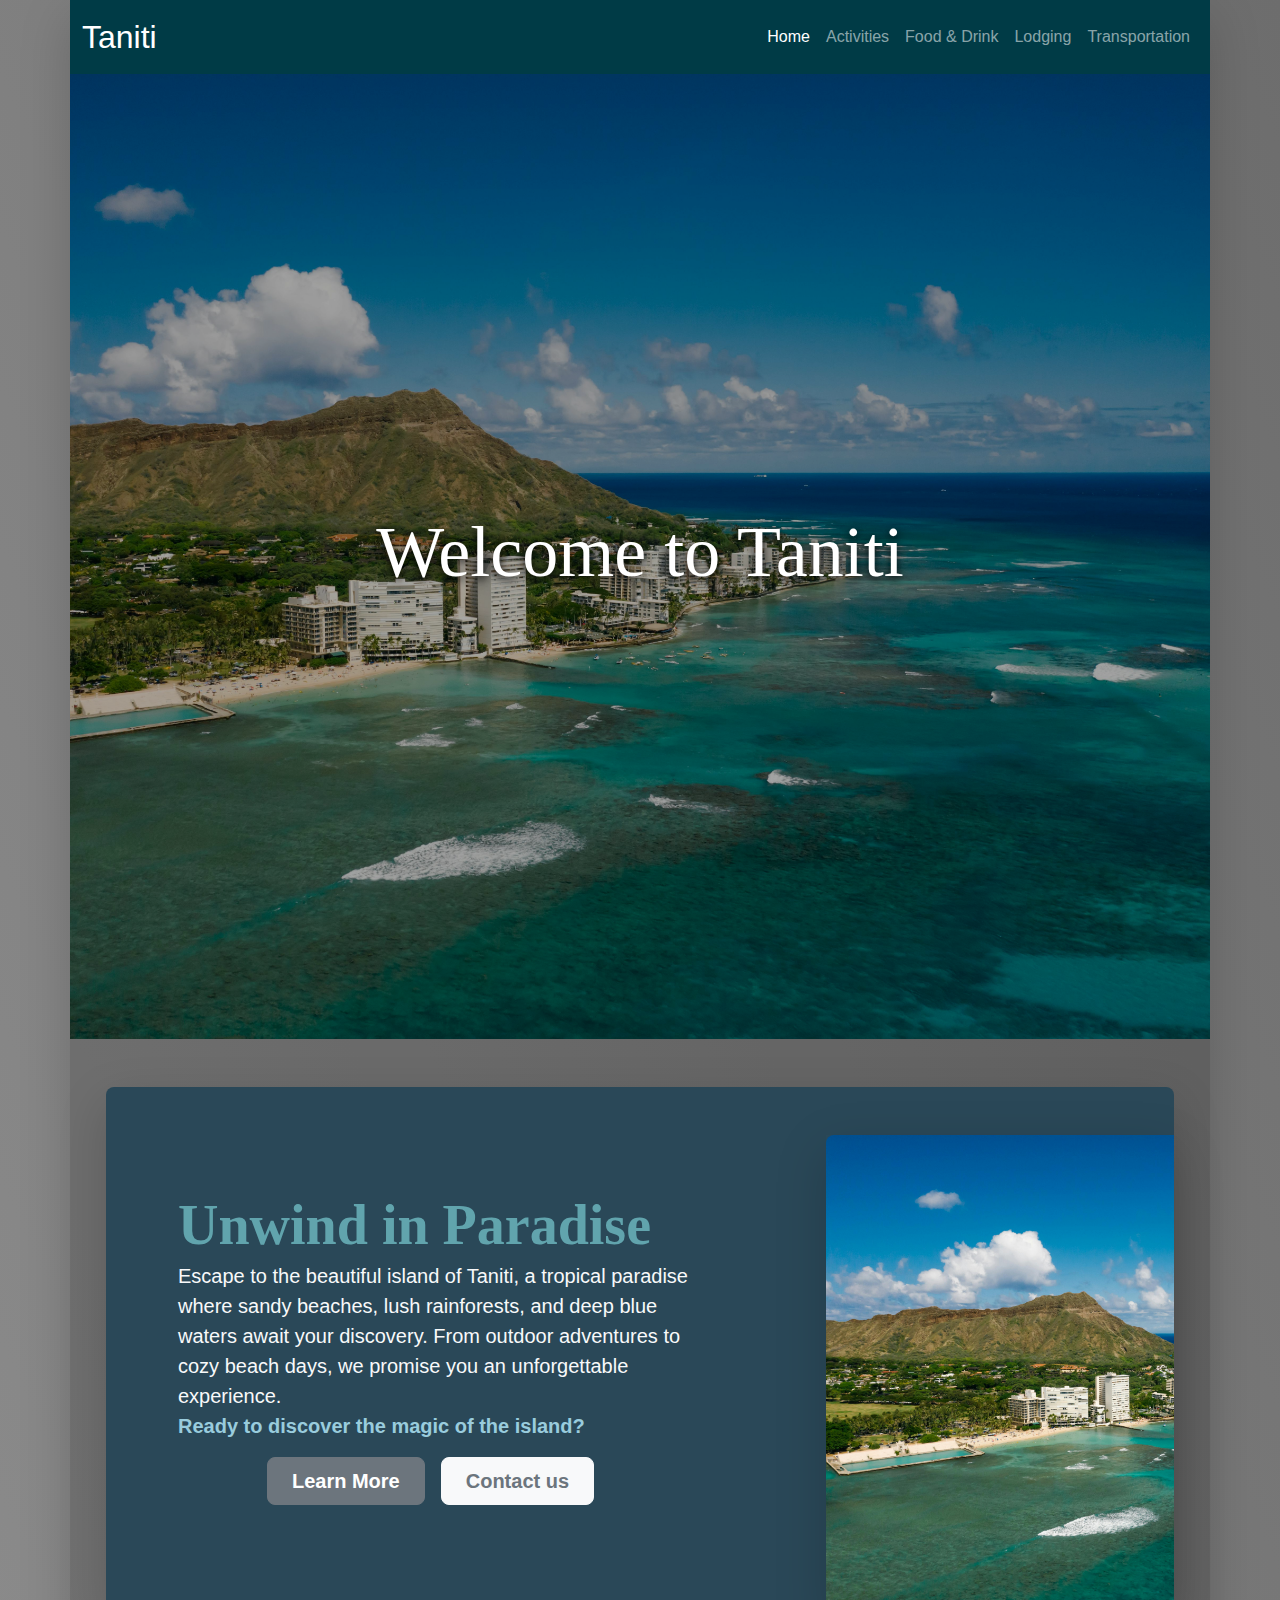
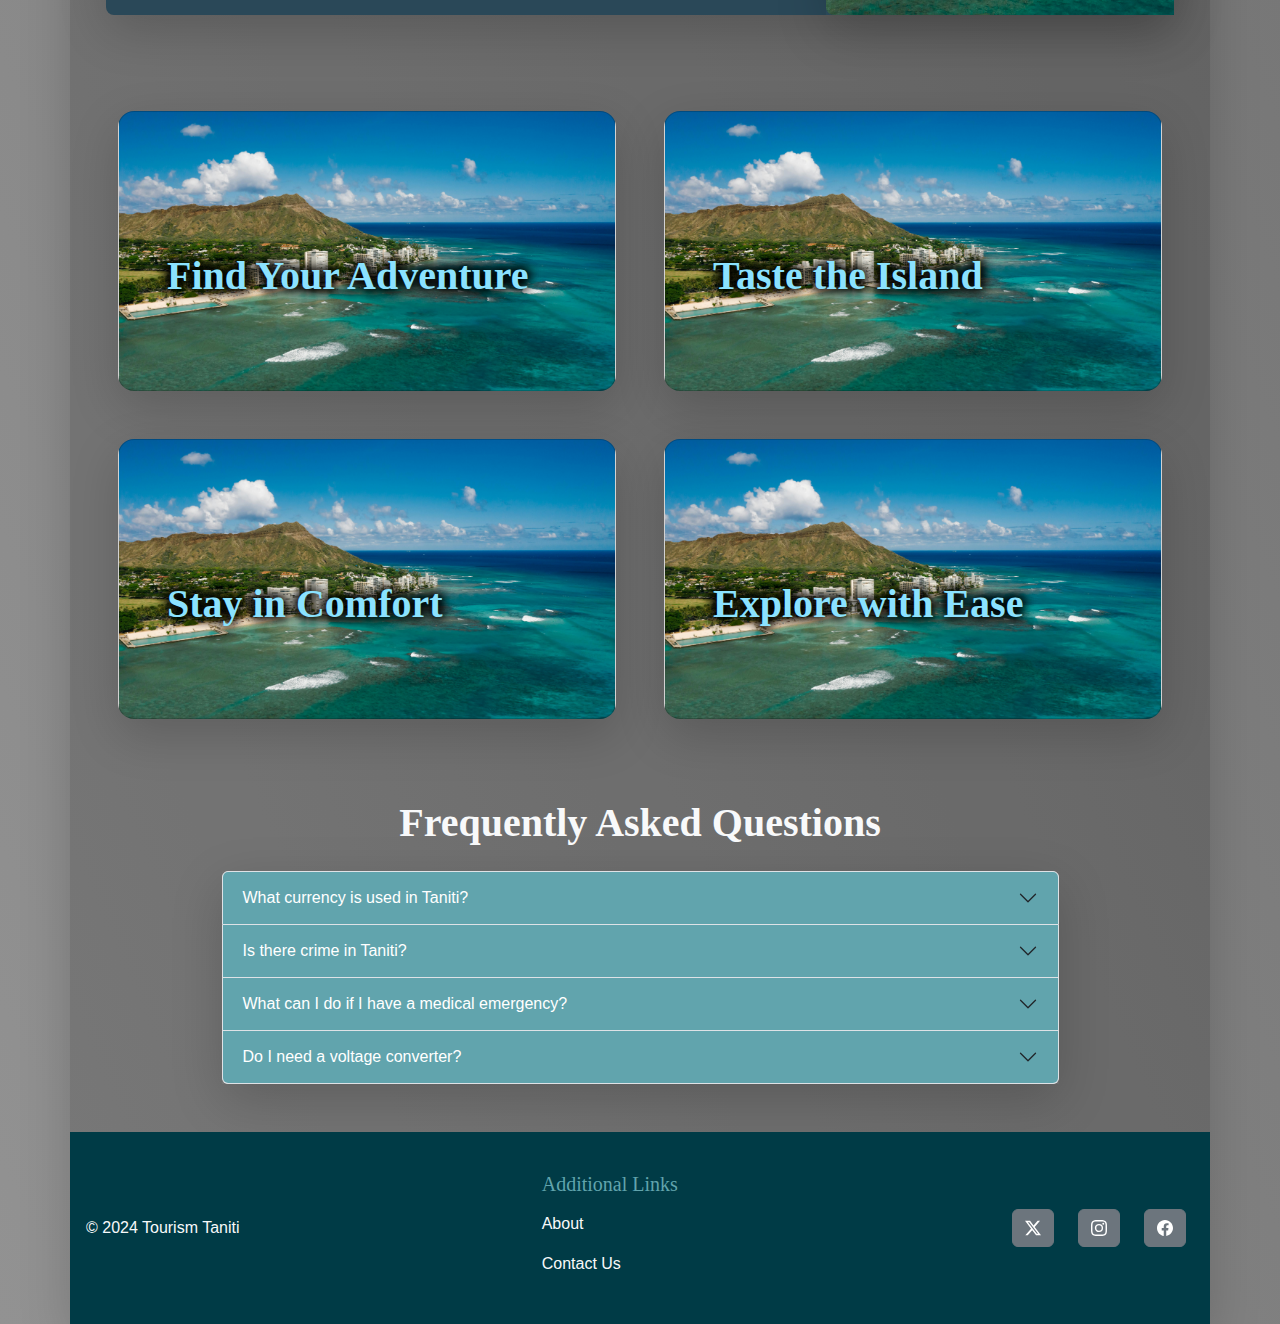
<file: index.html>
<!DOCTYPE html>
<html lang="en">

<head>
    <meta charset="UTF-8">
    <meta name="viewport" content="width=device-width, initial-scale=1.0">
    <title>Welcome to Taniti</title>
    <link rel="stylesheet" href="styles.css">
    <link href="https://cdn.jsdelivr.net/npm/bootstrap@5.3.3/dist/css/bootstrap.min.css" rel="stylesheet"
        integrity="sha384-QWTKZyjpPEjISv5WaRU9OFeRpok6YctnYmDr5pNlyT2bRjXh0JMhjY6hW+ALEwIH" crossorigin="anonymous">
</head>

<body>
    <div class="container px-0 shadow-lg" style="background-color: rgba(0, 0, 0, 0.171)">
        <!-- Navigation -->
        <nav class="navbar navbar-expand-md navbar-dark">
            <div class="container">
                <a class="navbar-brand fs-2" href="./">Taniti</a>
                <button class="navbar-toggler" type="button" data-bs-toggle="collapse" data-bs-target="#navbarCollapse"
                    aria-controls="navbarCollapse" aria-expanded="false" aria-label="Toggle navigation">
                    <span class="navbar-toggler-icon"></span>
                </button>
                <div class="collapse navbar-collapse justify-content-end" id="navbarCollapse">
                    <ul class="navbar-nav">
                        <li class="nav-item">
                            <a class="nav-link active" aria-current="page" href="./index">Home</a>
                        </li>
                        <li class="nav-item">
                            <a class="nav-link" href="./activities">Activities</a>
                        </li>
                        <li class="nav-item">
                            <a class="nav-link" href="./food-drink">Food & Drink</a>
                        </li>
                        <li class="nav-item">
                            <a class="nav-link" href="./lodging">Lodging</a>
                        </li>
                        <li class="nav-item">
                            <a class="nav-link" href="./transportation">Transportation</a>
                        </li>
                    </ul>
                </div>
            </div>
        </nav>

        <!-- Top image -->
        <div class="hero-image">
            <div class="overlay">
                <h1 class="display-2 hero-img-header">Welcome to Taniti</h1>
            </div>
        </div>

        <!-- Main section -->
        <div class="container my-5 px-5">
            <div class="row p-4 pb-0 pe-lg-0 pt-lg-5 text-light align-items-center rounded-3 shadow-lg"
                style="background-color: #2A4858">
                <div class="col-lg-7 p-3 p-lg-5 pt-lg-3">
                    <h1 class="display-4 fw-bold lh-1 hero-header">Unwind in Paradise</h1>
                    <p class="lead">Escape to the beautiful island of Taniti, a tropical paradise where sandy beaches,
                        lush rainforests, and deep blue waters await your discovery. From outdoor adventures to cozy
                        beach
                        days, we promise you an unforgettable experience.</br> <span class="fw-bold"
                            style="color:#9CD;">Ready to discover the magic of the island?</span></p>
                    <div class="d-grid gap-2 d-md-flex justify-content-center mb-4 mb-lg-3">
                        <button type="button" class="btn btn-secondary btn-lg px-4 me-md-2 fw-bold"><a
                                class="deco-none text-white" href="./about.html">Learn More</a></button>
                        <button type="button" class="btn btn-light btn-lg px-4 me-md-2 fw-bold"><a
                                class="deco-none text-secondary" href="./contact.html">Contact us</a></button>
                    </div>

                </div>
                <div class="col-lg-4 offset-lg-1 p-0 overflow-hidden shadow-lg">
                    <img class="rounded-lg-3 rounded-3" src="./images/pexels-mikhail-nilov-8319782.jpg"
                        alt="" width="720">
                </div>
            </div>
        </div>

        <!-- Cards section -->
        <div class="container my-3 px-5 mb-3 rounded-3" id="custom-cards">
            <div class="row row-cols-1 row-cols-lg-2 align-items-stretch g-5 py-5">
                <!-- Find your Adventure card -->
                <div class="col">
                    <div class="card card-cover card-img-pos h-100 overflow-hidden rounded-4 shadow-lg"
                        style="background-image: url('./images/pexels-mikhail-nilov-8319782.jpg');">
                        <div class="d-flex flex-column h-100 p-5 pb-3 text-shadow-1">
                            <h3 class="pt-5 mt-5 mb-4 display-6 lh-1 lol-header fw-bold">Find Your Adventure</h3>
                            <ul class="d-flex list-unstyled mt-auto">
                                <li class="d-flex align-items-center text-secondary me-3">
                                    <a href="./activities.html"
                                        class="btn btn-secondary bg-transparent border-0 stretched-link"></a>
                                    <a href="#" class="btn btn-secondary bg-transparent invisible">Invisible</a>

                                </li>
                            </ul>
                        </div>
                    </div>
                </div>

                <!-- Taste the Island card -->
                <div class="col">
                    <div class="card card-cover card-img-pos h-100 overflow-hidden rounded-4 shadow-lg"
                        style="background-image: url('./images/pexels-mikhail-nilov-8319782.jpg');">
                        <div class="d-flex flex-column h-100 p-5 pb-3 text-shadow-1">
                            <h3 class="pt-5 mt-5 mb-4 display-6 lh-1 lol-header fw-bold">Taste the Island</h3>
                            <ul class="d-flex list-unstyled mt-auto">
                                <li class="d-flex align-items-center text-light me-3">
                                    <a href="./food-drink.html"
                                        class="btn btn-secondary bg-transparent border-0 stretched-link"></a>
                                    <a href="#" class="btn btn-secondary bg-transparent invisible">Invisible</a>
                                </li>
                            </ul>
                        </div>
                    </div>
                </div>

                <!-- Stay in Comfort card -->
                <div class="col">
                    <div class="card card-cover card-img-pos h-100 overflow-hidden rounded-4 shadow-lg"
                        style="background-image: url('./images/pexels-mikhail-nilov-8319782.jpg');">
                        <div class="d-flex flex-column h-100 p-5 pb-3 text-shadow-1">
                            <h3 class="pt-5 mt-5 mb-4 display-6 lh-1 lol-header fw-bold">Stay in Comfort</h3>
                            <ul class="d-flex list-unstyled mt-auto">
                                <li class="d-flex align-items-center text-secondary me-3">
                                    <a href="./lodging.html"
                                        class="btn btn-secondary bg-transparent border-0 stretched-link"></a>
                                    <a href="#" class="btn btn-secondary bg-transparent invisible">Invisible</a>
                                </li>
                            </ul>
                        </div>
                    </div>
                </div>

                <!-- Explore with Ease card -->
                <div class="col">
                    <div class="card card-cover card-img-pos h-100 overflow-hidden rounded-4 shadow-lg"
                        style="background-image: url('./images/pexels-mikhail-nilov-8319782.jpg');">
                        <div class="d-flex flex-column h-100 p-5 pb-3 text-shadow-1">
                            <h3 class="pt-5 mt-5 mb-4 display-6 lh-1 lol-header fw-bold">Explore with Ease</h3>
                            <ul class="d-flex list-unstyled mt-auto">
                                <li class="d-flex align-items-center text-secondary me-3">
                                    <a href="./transportation.html"
                                        class="btn btn-secondary bg-transparent border-0 stretched-link"></a>
                                    <a href="#" class="btn btn-secondary bg-transparent invisible">Invisible</a>
                                </li>
                            </ul>
                        </div>
                    </div>
                </div>

            </div>
        </div>

        <!-- FAQ section -->
        <div class="container mb-5">
            <div class="p-3 text-center">
                <h1 class="text-light hero-header fw-bold">Frequently Asked Questions</h1>
            </div>
            <div class="accordion shadow-lg" id="faqAccordion">
                <div class="accordion-item">
                    <h2 class="accordion-header">
                        <button class="accordion-button collapsed" type="button" data-bs-toggle="collapse"
                            data-bs-target="#collapseOne" aria-expanded="false" aria-controls="collapseOne">
                            What currency is used in Taniti?
                        </button>
                    </h2>
                    <div id="collapseOne" class="accordion-collapse collapse" data-bs-parent="#faqAccordion">
                        <div class="accordion-body">
                            <strong>The currency used in Taniti is the U.S. dollar (USD).</strong> Many businesses also
                            accept Euros and Yen.
                        </div>
                    </div>
                </div>
                <div class="accordion-item">
                    <h2 class="accordion-header">
                        <button class="accordion-button collapsed" type="button" data-bs-toggle="collapse"
                            data-bs-target="#collapseTwo" aria-expanded="false" aria-controls="collapseTwo">
                            Is there crime in Taniti?
                        </button>
                    </h2>
                    <div id="collapseTwo" class="accordion-collapse collapse" data-bs-parent="#faqAccordion">
                        <div class="accordion-body">
                            <strong>Violent crime very rarely occurs in Taniti.</strong> However, reports of
                            pickpocketing
                            and other petty crimes have increased as tourism grows.
                        </div>
                    </div>
                </div>
                <div class="accordion-item">
                    <h2 class="accordion-header">
                        <button class="accordion-button collapsed" type="button" data-bs-toggle="collapse"
                            data-bs-target="#collapseThree" aria-expanded="false" aria-controls="collapseThree">
                            What can I do if I have a medical emergency?
                        </button>
                    </h2>
                    <div id="collapseThree" class="accordion-collapse collapse" data-bs-parent="#faqAccordion">
                        <div class="accordion-body">
                            <strong>There is one hospital on Taniti.</strong> Many staff members speak multiple
                            languages.
                            Additionally, there are several clinics across the island.
                        </div>
                    </div>
                </div>
                <div class="accordion-item">
                    <h2 class="accordion-header">
                        <button class="accordion-button collapsed" type="button" data-bs-toggle="collapse"
                            data-bs-target="#collapseFour" aria-expanded="false" aria-controls="collapseFour">
                            Do I need a voltage converter?
                        </button>
                    </h2>
                    <div id="collapseFour" class="accordion-collapse collapse" data-bs-parent="#faqAccordion">
                        <div class="accordion-body">
                            <strong>It depends.</strong> Taniti uses 120V electrical outlets. Please consult your
                            electronic
                            device's manual to verify compatibility with this voltage.
                        </div>
                    </div>
                </div>
            </div>
        </div>

        <!-- Footer -->
        <footer class="footer mt-auto d-flex flex-wrap justify-content-between align-items-center py-3">

            <!-- Copyright/Citation -->
            <div class="d-flex align-items-center mb-3 mb-md-0 px-3 text-light">
                <span>© 2024 Tourism Taniti</span>
            </div>

            <!-- Additional Links column-->
            <div class="ml-auto px-3">
                <div class="col mb-3">
                    <h5 class="hero-header pt-4">Additional Links</h5>
                    <ul class="nav flex-column pt-2">
                        <li class="nav-item mb-3"><a href="./about.html" class="nav-link p-0 text-light">About</a></li>
                    </ul>
                    <ul class="nav flex-column">
                        <li class="nav-item mb-3"><a href="./contact.html" class="nav-link p-0 text-light">Contact
                                Us</a></li>
                    </ul>
                </div>
            </div>

            <!-- Social media icons -->
            <ul class="nav mx-4 my-3 justify-content-center list-unstyled d-flex">

                <!-- X logo -->
                <li class="ms-4">
                    <button type="button" class="btn btn-secondary">
                        <svg xmlns="http://www.w3.org/2000/svg" width="16" height="16" fill="currentColor"
                            class="bi bi-twitter-x" viewBox="0 0 16 16">
                            <path
                                d="M12.6.75h2.454l-5.36 6.142L16 15.25h-4.937l-3.867-5.07-4.425 5.07H.316l5.733-6.57L0 .75h5.063l3.495 4.633L12.601.75Zm-.86 13.028h1.36L4.323 2.145H2.865z">
                            </path>
                        </svg>
                    </button>
                </li>

                <!-- Instagram logo -->
                <li class="ms-4">
                    <button type="button" class="btn btn-secondary">
                        <svg xmlns="http://www.w3.org/2000/svg" width="16" height="16" fill="currentColor"
                            class="bi bi-instagram" viewBox="0 0 16 16">
                            <path
                                d="M8 0C5.829 0 5.556.01 4.703.048 3.85.088 3.269.222 2.76.42a3.9 3.9 0 0 0-1.417.923A3.9 3.9 0 0 0 .42 2.76C.222 3.268.087 3.85.048 4.7.01 5.555 0 5.827 0 8.001c0 2.172.01 2.444.048 3.297.04.852.174 1.433.372 1.942.205.526.478.972.923 1.417.444.445.89.719 1.416.923.51.198 1.09.333 1.942.372C5.555 15.99 5.827 16 8 16s2.444-.01 3.298-.048c.851-.04 1.434-.174 1.943-.372a3.9 3.9 0 0 0 1.416-.923c.445-.445.718-.891.923-1.417.197-.509.332-1.09.372-1.942C15.99 10.445 16 10.173 16 8s-.01-2.445-.048-3.299c-.04-.851-.175-1.433-.372-1.941a3.9 3.9 0 0 0-.923-1.417A3.9 3.9 0 0 0 13.24.42c-.51-.198-1.092-.333-1.943-.372C10.443.01 10.172 0 7.998 0zm-.717 1.442h.718c2.136 0 2.389.007 3.232.046.78.035 1.204.166 1.486.275.373.145.64.319.92.599s.453.546.598.92c.11.281.24.705.275 1.485.039.843.047 1.096.047 3.231s-.008 2.389-.047 3.232c-.035.78-.166 1.203-.275 1.485a2.5 2.5 0 0 1-.599.919c-.28.28-.546.453-.92.598-.28.11-.704.24-1.485.276-.843.038-1.096.047-3.232.047s-2.39-.009-3.233-.047c-.78-.036-1.203-.166-1.485-.276a2.5 2.5 0 0 1-.92-.598 2.5 2.5 0 0 1-.6-.92c-.109-.281-.24-.705-.275-1.485-.038-.843-.046-1.096-.046-3.233s.008-2.388.046-3.231c.036-.78.166-1.204.276-1.486.145-.373.319-.64.599-.92s.546-.453.92-.598c.282-.11.705-.24 1.485-.276.738-.034 1.024-.044 2.515-.045zm4.988 1.328a.96.96 0 1 0 0 1.92.96.96 0 0 0 0-1.92m-4.27 1.122a4.109 4.109 0 1 0 0 8.217 4.109 4.109 0 0 0 0-8.217m0 1.441a2.667 2.667 0 1 1 0 5.334 2.667 2.667 0 0 1 0-5.334">
                            </path>
                        </svg>
                    </button>
                </li>

                <!-- Facebook logo -->
                <li class="ms-4">
                    <button type="button" class="btn btn-secondary">
                        <svg xmlns="http://www.w3.org/2000/svg" width="16" height="16" fill="currentColor"
                            class="bi bi-facebook" viewBox="0 0 16 16">
                            <path
                                d="M16 8.049c0-4.446-3.582-8.05-8-8.05C3.58 0-.002 3.603-.002 8.05c0 4.017 2.926 7.347 6.75 7.951v-5.625h-2.03V8.05H6.75V6.275c0-2.017 1.195-3.131 3.022-3.131.876 0 1.791.157 1.791.157v1.98h-1.009c-.993 0-1.303.621-1.303 1.258v1.51h2.218l-.354 2.326H9.25V16c3.824-.604 6.75-3.934 6.75-7.951">
                            </path>
                        </svg>
                    </button>
                </li>
            </ul>

        </footer>
    </div>

    <script src="https://cdn.jsdelivr.net/npm/bootstrap@5.3.0-alpha1/dist/js/bootstrap.bundle.min.js"></script>
</body>

</html>
</file>
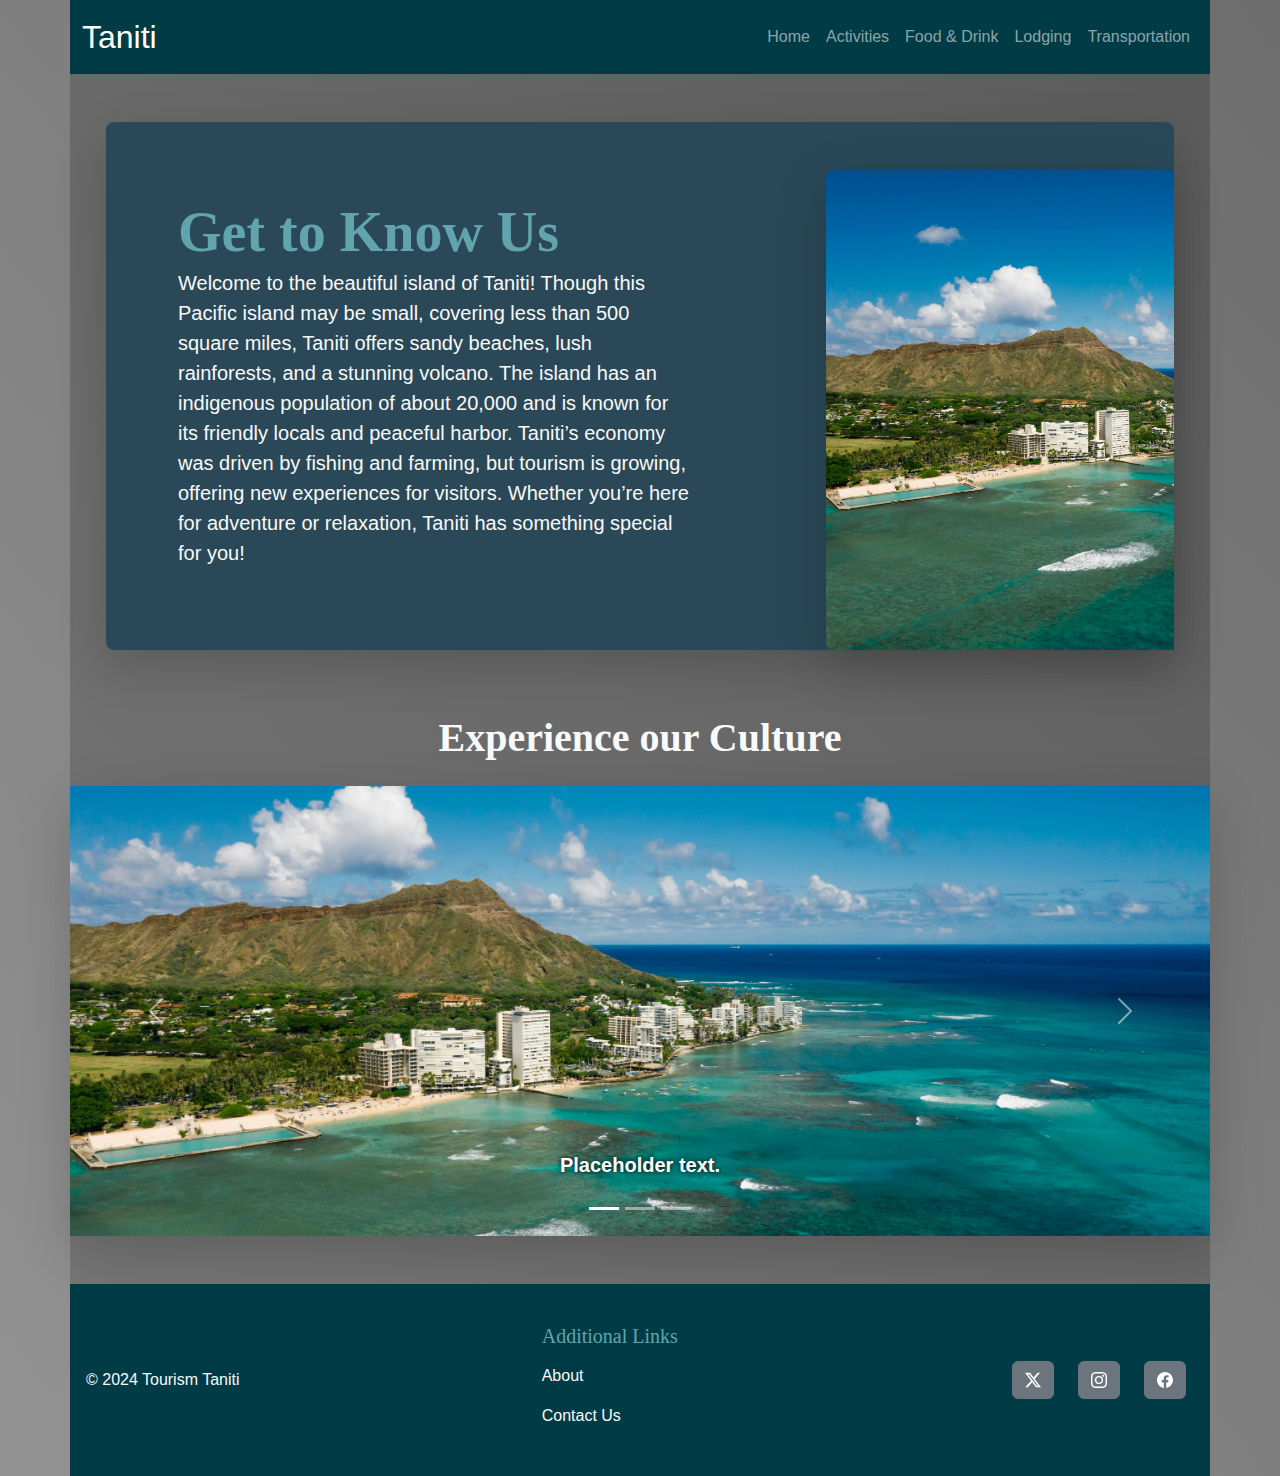
<file: about.html>
<!DOCTYPE html>
<html lang="en">

<head>
    <meta charset="UTF-8">
    <meta name="viewport" content="width=device-width, initial-scale=1.0">
    <title>Welcome to Taniti</title>
    <link rel="stylesheet" href="styles.css">
    <link href="https://cdn.jsdelivr.net/npm/bootstrap@5.3.3/dist/css/bootstrap.min.css" rel="stylesheet"
        integrity="sha384-QWTKZyjpPEjISv5WaRU9OFeRpok6YctnYmDr5pNlyT2bRjXh0JMhjY6hW+ALEwIH" crossorigin="anonymous">
</head>

<body>
    <div class="container px-0" style="background-color: rgba(0, 0, 0, 0.171)">
        <!-- Navigation -->
        <nav class="navbar navbar-expand-md navbar-dark">
            <div class="container">
                <a class="navbar-brand fs-2" href="./index.html">Taniti</a>
                <button class="navbar-toggler" type="button" data-bs-toggle="collapse" data-bs-target="#navbarCollapse"
                    aria-controls="navbarCollapse" aria-expanded="false" aria-label="Toggle navigation">
                    <span class="navbar-toggler-icon"></span>
                </button>
                <div class="collapse navbar-collapse justify-content-end" id="navbarCollapse">
                    <ul class="navbar-nav">
                        <li class="nav-item">
                            <a class="nav-link" href="./index.html">Home</a>
                        </li>
                        <li class="nav-item">
                            <a class="nav-link" href="./activities.html">Activities</a>
                        </li>
                        <li class="nav-item">
                            <a class="nav-link" href="./food-drink.html">Food & Drink</a>
                        </li>
                        <li class="nav-item">
                            <a class="nav-link" href="./lodging.html">Lodging</a>
                        </li>
                        <li class="nav-item">
                            <a class="nav-link" href="./transportation.html">Transportation</a>
                        </li>
                    </ul>
                </div>
            </div>
        </nav>

        <!-- Main section -->
        <div class="container my-5 px-5">
            <div class="row p-4 pb-0 pe-lg-0 pt-lg-5 text-light align-items-center rounded-3 shadow-lg"
                style="background-color: #2A4858">
                <div class="col-lg-7 p-3 p-lg-5 pt-lg-3">
                    <h1 class="display-4 fw-bold lh-1 hero-header">Get to Know Us</h1>
                    <p class="lead">Welcome to the beautiful island of Taniti! Though this Pacific island may be small,
                        covering less than 500 square miles, Taniti offers sandy beaches, lush rainforests, and a
                        stunning
                        volcano. The island has an indigenous population of about 20,000 and is known for its friendly
                        locals and peaceful harbor. Taniti’s economy was driven by fishing and farming, but tourism is
                        growing, offering new experiences for visitors. Whether you’re here for adventure or relaxation,
                        Taniti has something special for you!</p>

                </div>
                <div class="col-lg-4 offset-lg-1 p-0 overflow-hidden shadow-lg">
                    <img class="rounded-lg-3 rounded-3" src="./images/pexels-mikhail-nilov-8319782.jpg"
                        alt="" width="720">
                </div>
            </div>
        </div>

        <!-- Image carousel section -->
        <div class="container px-0 pb-5">
            <div class="p-3 text-center">
                <h1 class="text-light hero-header fw-bold">Experience our Culture</h1>
            </div>
            <div id="myCarousel" class="carousel slide mb-6 shadow-lg" data-bs-ride="carousel">
                <div class="carousel-indicators">
                    <button type="button" data-bs-target="#myCarousel" data-bs-slide-to="0" class="active"
                        aria-label="Slide 1" aria-current="true"></button>
                    <button type="button" data-bs-target="#myCarousel" data-bs-slide-to="1" aria-label="Slide 2"
                        class=""></button>
                    <button type="button" data-bs-target="#myCarousel" data-bs-slide-to="2" aria-label="Slide 3"
                        class=""></button>
                </div>
                <div class="carousel-inner">
                    <div class="carousel-item active">
                        <img class="d-block w-100" src="./images/pexels-mikhail-nilov-8319782.jpg">
                        <div class="container">
                            <div class="carousel-caption">
                                <p class="fw-bold">Placeholder text.</p>
                            </div>
                        </div>
                    </div>
                    <div class="carousel-item">
                        <img class="d-block w-100" src="./images/pexels-mikhail-nilov-8319782.jpg">
                        <div class="container">
                            <div class="carousel-caption">
                                <p class="fw-bold">Placeholder text.</p>
                            </div>
                        </div>
                    </div>
                    <div class="carousel-item">
                        <img class="d-block w-100" src="./images/pexels-mikhail-nilov-8319782.jpg">
                        <div class="container">
                            <div class="carousel-caption">
                                <p class="fw-bold">Placeholder text.</p>
                            </div>
                        </div>
                    </div>
                </div>
                <button class="carousel-control-prev" type="button" data-bs-target="#myCarousel" data-bs-slide="prev">
                    <span class="carousel-control-prev-icon" aria-hidden="true"></span>
                    <span class="visually-hidden">Previous</span>
                </button>
                <button class="carousel-control-next" type="button" data-bs-target="#myCarousel" data-bs-slide="next">
                    <span class="carousel-control-next-icon" aria-hidden="true"></span>
                    <span class="visually-hidden">Next</span>
                </button>
            </div>
        </div>

        <!-- Footer -->
        <footer class="footer mt-auto d-flex flex-wrap justify-content-between align-items-center py-3">

            <!-- Copyright/Citation -->
            <div class="d-flex align-items-center mb-3 mb-md-0 px-3 text-light">
                <span>© 2024 Tourism Taniti</span>
            </div>

            <!-- Additional Links column-->
            <div class="ml-auto px-3">
                <div class="col mb-3">
                    <h5 class="hero-header pt-4">Additional Links</h5>
                    <ul class="nav flex-column pt-2">
                        <li class="nav-item mb-3"><a href="./about.html" class="nav-link p-0 text-light">About</a></li>
                    </ul>
                    <ul class="nav flex-column">
                        <li class="nav-item mb-3"><a href="./contact.html" class="nav-link p-0 text-light">Contact
                                Us</a></li>
                    </ul>
                </div>
            </div>

            <!-- Social media icons -->
            <ul class="nav mx-4 my-3 justify-content-center list-unstyled d-flex">

                <!-- X logo -->
                <li class="ms-4">
                    <button type="button" class="btn btn-secondary">
                        <svg xmlns="http://www.w3.org/2000/svg" width="16" height="16" fill="currentColor"
                            class="bi bi-twitter-x" viewBox="0 0 16 16">
                            <path
                                d="M12.6.75h2.454l-5.36 6.142L16 15.25h-4.937l-3.867-5.07-4.425 5.07H.316l5.733-6.57L0 .75h5.063l3.495 4.633L12.601.75Zm-.86 13.028h1.36L4.323 2.145H2.865z">
                            </path>
                        </svg>
                    </button>
                </li>

                <!-- Instagram logo -->
                <li class="ms-4">
                    <button type="button" class="btn btn-secondary">
                        <svg xmlns="http://www.w3.org/2000/svg" width="16" height="16" fill="currentColor"
                            class="bi bi-instagram" viewBox="0 0 16 16">
                            <path
                                d="M8 0C5.829 0 5.556.01 4.703.048 3.85.088 3.269.222 2.76.42a3.9 3.9 0 0 0-1.417.923A3.9 3.9 0 0 0 .42 2.76C.222 3.268.087 3.85.048 4.7.01 5.555 0 5.827 0 8.001c0 2.172.01 2.444.048 3.297.04.852.174 1.433.372 1.942.205.526.478.972.923 1.417.444.445.89.719 1.416.923.51.198 1.09.333 1.942.372C5.555 15.99 5.827 16 8 16s2.444-.01 3.298-.048c.851-.04 1.434-.174 1.943-.372a3.9 3.9 0 0 0 1.416-.923c.445-.445.718-.891.923-1.417.197-.509.332-1.09.372-1.942C15.99 10.445 16 10.173 16 8s-.01-2.445-.048-3.299c-.04-.851-.175-1.433-.372-1.941a3.9 3.9 0 0 0-.923-1.417A3.9 3.9 0 0 0 13.24.42c-.51-.198-1.092-.333-1.943-.372C10.443.01 10.172 0 7.998 0zm-.717 1.442h.718c2.136 0 2.389.007 3.232.046.78.035 1.204.166 1.486.275.373.145.64.319.92.599s.453.546.598.92c.11.281.24.705.275 1.485.039.843.047 1.096.047 3.231s-.008 2.389-.047 3.232c-.035.78-.166 1.203-.275 1.485a2.5 2.5 0 0 1-.599.919c-.28.28-.546.453-.92.598-.28.11-.704.24-1.485.276-.843.038-1.096.047-3.232.047s-2.39-.009-3.233-.047c-.78-.036-1.203-.166-1.485-.276a2.5 2.5 0 0 1-.92-.598 2.5 2.5 0 0 1-.6-.92c-.109-.281-.24-.705-.275-1.485-.038-.843-.046-1.096-.046-3.233s.008-2.388.046-3.231c.036-.78.166-1.204.276-1.486.145-.373.319-.64.599-.92s.546-.453.92-.598c.282-.11.705-.24 1.485-.276.738-.034 1.024-.044 2.515-.045zm4.988 1.328a.96.96 0 1 0 0 1.92.96.96 0 0 0 0-1.92m-4.27 1.122a4.109 4.109 0 1 0 0 8.217 4.109 4.109 0 0 0 0-8.217m0 1.441a2.667 2.667 0 1 1 0 5.334 2.667 2.667 0 0 1 0-5.334">
                            </path>
                        </svg>
                    </button>
                </li>

                <!-- Facebook logo -->
                <li class="ms-4">
                    <button type="button" class="btn btn-secondary">
                        <svg xmlns="http://www.w3.org/2000/svg" width="16" height="16" fill="currentColor"
                            class="bi bi-facebook" viewBox="0 0 16 16">
                            <path
                                d="M16 8.049c0-4.446-3.582-8.05-8-8.05C3.58 0-.002 3.603-.002 8.05c0 4.017 2.926 7.347 6.75 7.951v-5.625h-2.03V8.05H6.75V6.275c0-2.017 1.195-3.131 3.022-3.131.876 0 1.791.157 1.791.157v1.98h-1.009c-.993 0-1.303.621-1.303 1.258v1.51h2.218l-.354 2.326H9.25V16c3.824-.604 6.75-3.934 6.75-7.951">
                            </path>
                        </svg>
                    </button>
                </li>
            </ul>

        </footer>
    </div>

    <script src="https://cdn.jsdelivr.net/npm/bootstrap@5.3.0-alpha1/dist/js/bootstrap.bundle.min.js"></script>
</body>

</html>
</file>
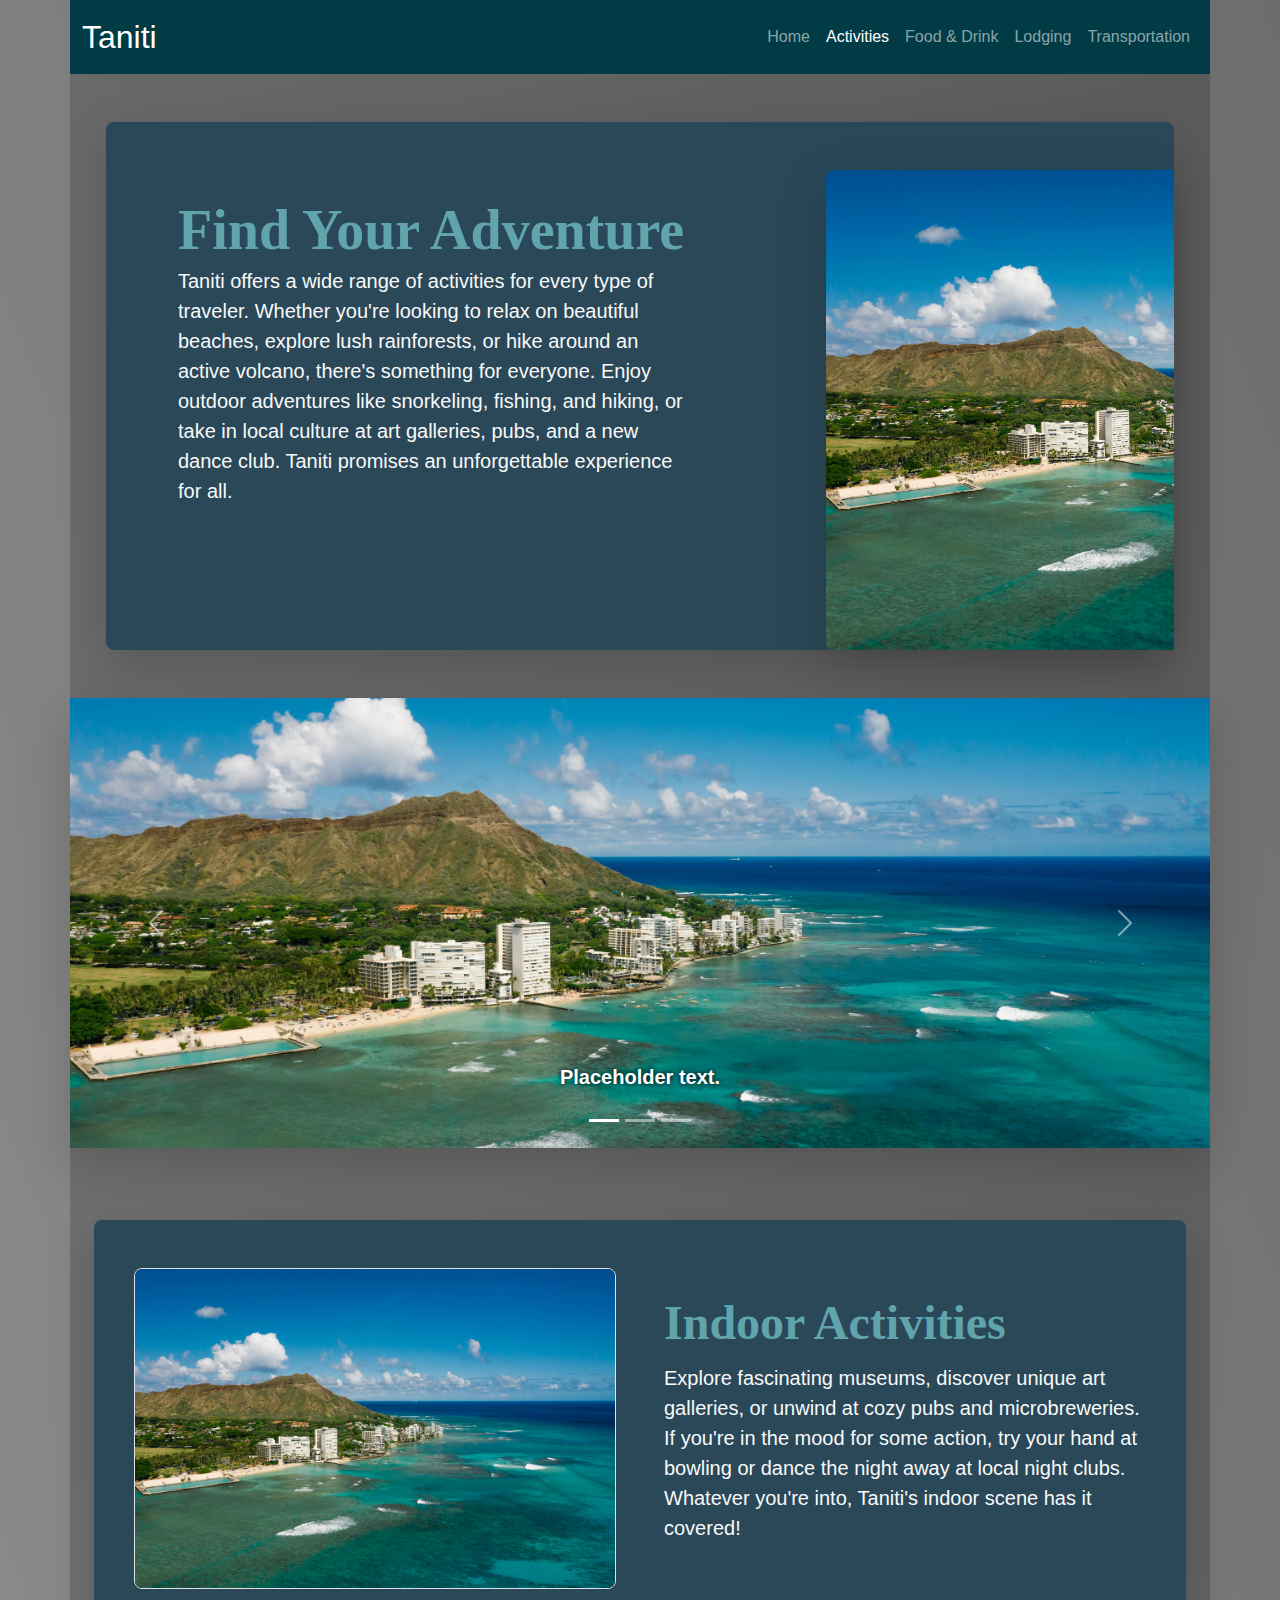
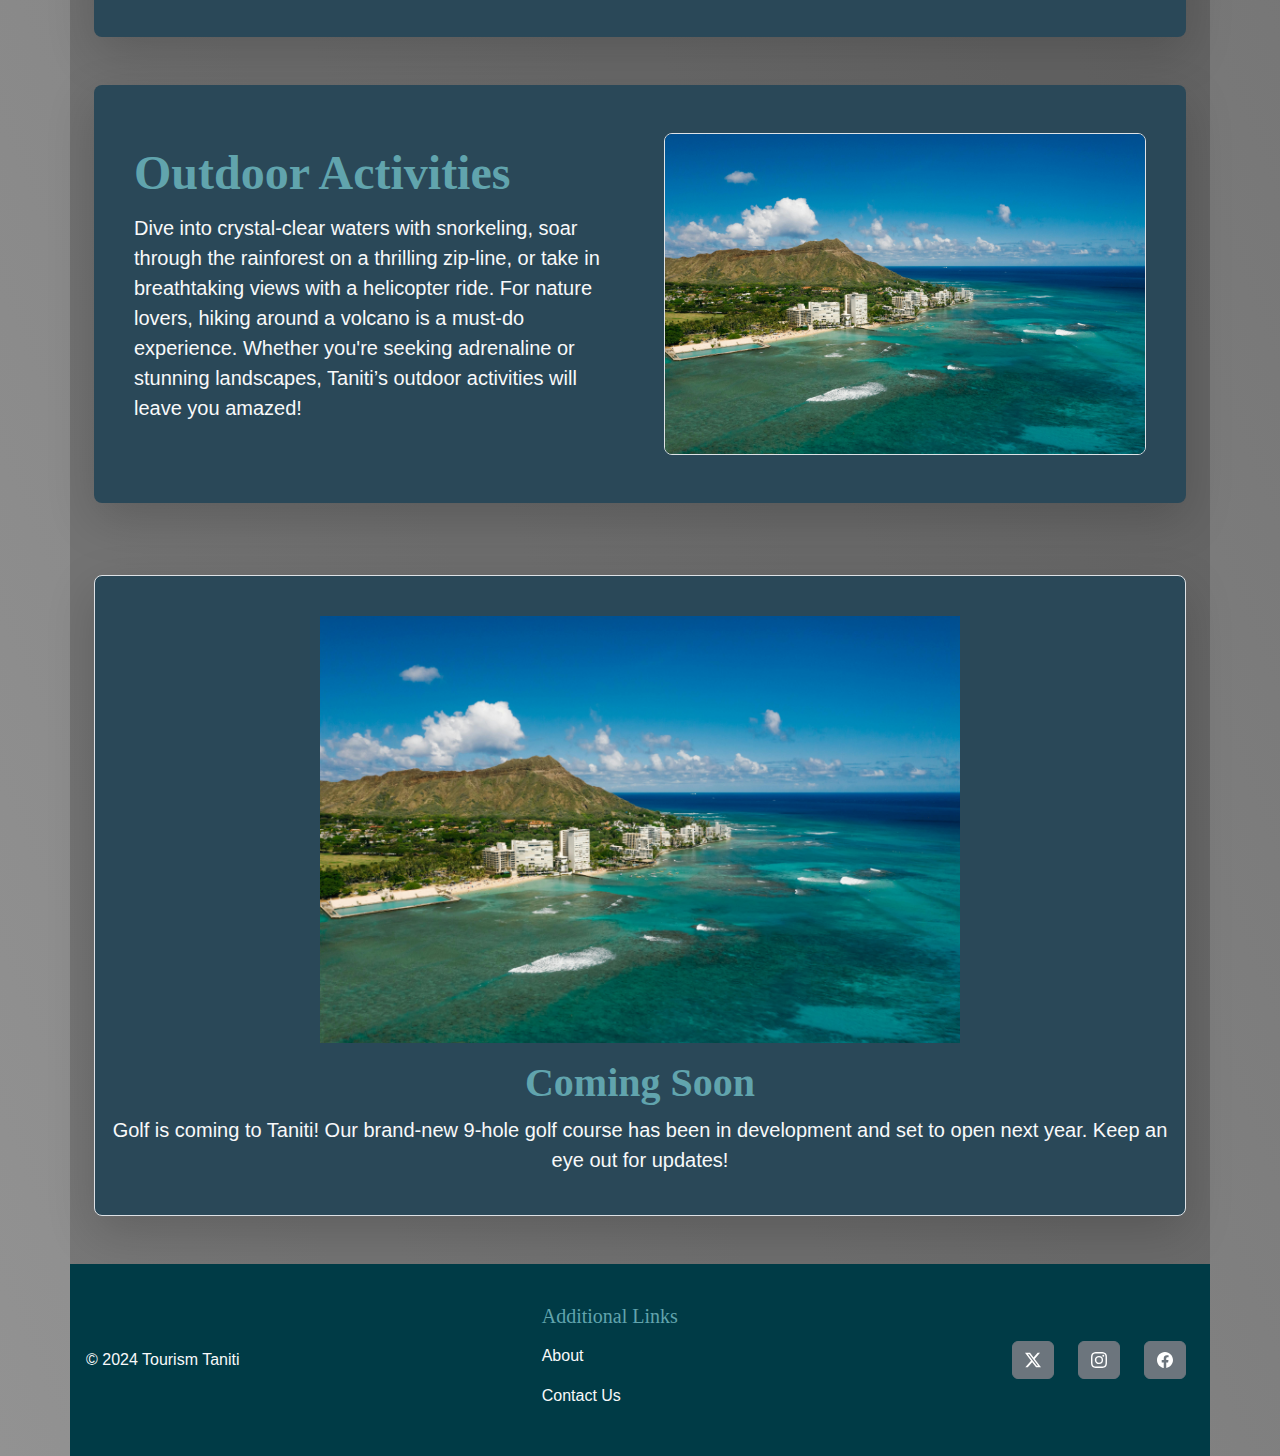
<file: activities.html>
<!DOCTYPE html>
<html lang="en">

<head>
    <meta charset="UTF-8" />
    <meta name="viewport" content="width=device-width, initial-scale=1.0" />
    <title>Welcome to Taniti</title>
    <link rel="stylesheet" href="styles.css" />
    <link href="https://cdn.jsdelivr.net/npm/bootstrap@5.3.3/dist/css/bootstrap.min.css" rel="stylesheet"
        integrity="sha384-QWTKZyjpPEjISv5WaRU9OFeRpok6YctnYmDr5pNlyT2bRjXh0JMhjY6hW+ALEwIH" crossorigin="anonymous" />
</head>

<body>
    <div class="container px-0" style="background-color: rgba(0, 0, 0, 0.171)">
        <!-- Navigation -->
        <nav class="navbar navbar-expand-md navbar-dark">
            <div class="container">
                <a class="navbar-brand fs-2" href="./">Taniti</a>
                <button class="navbar-toggler" type="button" data-bs-toggle="collapse" data-bs-target="#navbarCollapse"
                    aria-controls="navbarCollapse" aria-expanded="false" aria-label="Toggle navigation">
                    <span class="navbar-toggler-icon"></span>
                </button>
                <div class="collapse navbar-collapse justify-content-end" id="navbarCollapse">
                    <ul class="navbar-nav">
                        <li class="nav-item">
                            <a class="nav-link" href="./">Home</a>
                        </li>
                        <li class="nav-item">
                            <a class="nav-link active" aria-current="page" href="./activities">Activities</a>
                        </li>
                        <li class="nav-item">
                            <a class="nav-link" href="./food-drink">Food & Drink</a>
                        </li>
                        <li class="nav-item">
                            <a class="nav-link" href="./lodging">Lodging</a>
                        </li>
                        <li class="nav-item">
                            <a class="nav-link" href="./transportation">Transportation</a>
                        </li>
                    </ul>
                </div>
            </div>
        </nav>

        <!-- Main section -->
        <div class="container my-5 px-5">
            <div class="row p-4 pb-0 pe-lg-0 pt-lg-5 text-light align-items-center rounded-3 shadow-lg"
                style="background-color: #2a4858">
                <div class="col-lg-7 p-3 p-lg-5 pt-lg-3">
                    <h1 class="display-4 fw-bold lh-1 hero-header">
                        Find Your Adventure
                    </h1>
                    <p class="lead">
                        Taniti offers a wide range of activities for every type of
                        traveler. Whether you're looking to relax on beautiful beaches,
                        explore lush rainforests, or hike around an active volcano,
                        there's something for everyone. Enjoy outdoor adventures like
                        snorkeling, fishing, and hiking, or take in local culture at art
                        galleries, pubs, and a new dance club. Taniti promises an
                        unforgettable experience for all.
                    </p>
                    <div class="d-grid gap-2 d-md-flex justify-content-center mb-4 mb-lg-3">
                        <button type="button" class="btn btn-secondary btn-lg px-4 me-md-2 fw-bold invisible">
                            <a class="deco-none text-white" href="./about.html">Learn More</a>
                        </button>
                    </div>
                </div>
                <div class="col-lg-4 offset-lg-1 p-0 overflow-hidden shadow-lg">
                    <img class="rounded-lg-3 rounded-3" src="./images/pexels-mikhail-nilov-8319782.jpg"
                        alt="" width="720" />
                </div>
            </div>
        </div>

        <!-- Image carousel section -->
        <div class="container mb-5 px-0 pb-5">
            <div id="myCarousel" class="carousel slide mb-6 shadow-lg" data-bs-ride="carousel">
                <div class="carousel-indicators">
                    <button type="button" data-bs-target="#myCarousel" data-bs-slide-to="0" class="active"
                        aria-label="Slide 1" aria-current="true"></button>
                    <button type="button" data-bs-target="#myCarousel" data-bs-slide-to="1" aria-label="Slide 2"
                        class=""></button>
                    <button type="button" data-bs-target="#myCarousel" data-bs-slide-to="2" aria-label="Slide 3"
                        class=""></button>
                </div>
                <div class="carousel-inner">
                    <div class="carousel-item active">
                        <img class="d-block w-100" src="./images/pexels-mikhail-nilov-8319782.jpg" />
                        <div class="container">
                            <div class="carousel-caption">
                                <p class="fw-bold">Placeholder text.</p>
                            </div>
                        </div>
                    </div>
                    <div class="carousel-item">
                        <img class="d-block w-100" src="./images/pexels-mikhail-nilov-8319782.jpg" />
                        <div class="container">
                            <div class="carousel-caption">
                                <p class="fw-bold">Placeholder text.</p>
                            </div>
                        </div>
                    </div>
                    <div class="carousel-item">
                        <img class="d-block w-100" src="./images/pexels-mikhail-nilov-8319782.jpg" />
                        <div class="container">
                            <div class="carousel-caption">
                                <p class="fw-bold">Placeholder text.</p>
                            </div>
                        </div>
                    </div>
                </div>
                <button class="carousel-control-prev" type="button" data-bs-target="#myCarousel" data-bs-slide="prev">
                    <span class="carousel-control-prev-icon" aria-hidden="true"></span>
                    <span class="visually-hidden">Previous</span>
                </button>
                <button class="carousel-control-next" type="button" data-bs-target="#myCarousel" data-bs-slide="next">
                    <span class="carousel-control-next-icon" aria-hidden="true"></span>
                    <span class="visually-hidden">Next</span>
                </button>
            </div>
        </div>

        <!-- Indoor Activities section -->
        <div class="container px-5 py-4">
            <div class="row flex-lg-row-reverse align-items-center rounded-3 g-5 px-3 pb-5 text-light shadow-lg"
                style="background-color: #2a4858">
                <div class="col-lg-6">
                    <h1 class="display-5 fw-bold hero-header lh-1 mb-3">
                        Indoor Activities
                    </h1>
                    <p class="lead">
                        Explore fascinating museums, discover unique art galleries, or
                        unwind at cozy pubs and microbreweries. If you're in the mood for
                        some action, try your hand at bowling or dance the night away at
                        local night clubs. Whatever you're into, Taniti's indoor scene has
                        it covered!
                    </p>
                </div>
                <div class="col-10 col-sm-8 col-lg-6 shadow-md">
                    <img src="./images/pexels-mikhail-nilov-8319782.jpg"
                        class="d-block mx-lg-auto img-fluid rounded-3 border" alt="Bootstrap Themes" width="700"
                        height="500" loading="lazy" />
                </div>
            </div>
        </div>

        <!-- Outdoor Activities section -->
        <div class="container my-5 px-5 py-4">
            <div class="row flex-lg-row-reverse align-items-center rounded-3 g-5 px-3 pb-5 text-light shadow-lg"
                style="background-color: #2a4858">
                <div class="col-10 col-sm-8 col-lg-6 shadow-md">
                    <img src="./images/pexels-mikhail-nilov-8319782.jpg"
                        class="d-block mx-lg-auto img-fluid rounded-3 border" alt="Bootstrap Themes" width="700"
                        height="500" loading="lazy" />
                </div>
                <div class="col-lg-6">
                    <h1 class="display-5 fw-bold hero-header lh-1 mb-3">
                        Outdoor Activities
                    </h1>
                    <p class="lead">
                        Dive into crystal-clear waters with snorkeling, soar through the
                        rainforest on a thrilling zip-line, or take in breathtaking views
                        with a helicopter ride. For nature lovers, hiking around a volcano
                        is a must-do experience. Whether you're seeking adrenaline or
                        stunning landscapes, Taniti’s outdoor activities will leave you
                        amazed!
                    </p>
                </div>
            </div>
        </div>

        <!-- Coming Soon section -->
        <div class="container mb-5 px-4">
            <div class="p-3 text-center text-light border border-dashed rounded-3 shadow-lg"
                style="background-color: #2a4858">
                <img class="img-fluid mt-4 mb-3" src="./images/pexels-mikhail-nilov-8319782.jpg" width="640" height="300" />
                <h1 class="hero-header fw-bold">Coming Soon</h1>
                <p class="mx-auto mb-4 lead">
                    Golf is coming to Taniti! Our brand-new 9-hole golf course has been
                    in development and set to open next year. Keep an eye out for
                    updates!
                </p>
            </div>
        </div>

        <!-- Footer -->
        <footer class="footer mt-auto d-flex flex-wrap justify-content-between align-items-center py-3">

            <!-- Copyright/Citation -->
            <div class="d-flex align-items-center mb-3 mb-md-0 px-3 text-light">
                <span>© 2024 Tourism Taniti</span>
            </div>

            <!-- Additional Links column-->
            <div class="ml-auto px-3">
                <div class="col mb-3">
                    <h5 class="hero-header pt-4">Additional Links</h5>
                    <ul class="nav flex-column pt-2">
                        <li class="nav-item mb-3"><a href="./about.html" class="nav-link p-0 text-light">About</a></li>
                    </ul>
                    <ul class="nav flex-column">
                        <li class="nav-item mb-3"><a href="./contact.html" class="nav-link p-0 text-light">Contact
                                Us</a></li>
                    </ul>
                </div>
            </div>

            <!-- Social media icons -->
            <ul class="nav mx-4 my-3 justify-content-center list-unstyled d-flex">

                <!-- X logo -->
                <li class="ms-4">
                    <button type="button" class="btn btn-secondary">
                        <svg xmlns="http://www.w3.org/2000/svg" width="16" height="16" fill="currentColor"
                            class="bi bi-twitter-x" viewBox="0 0 16 16">
                            <path
                                d="M12.6.75h2.454l-5.36 6.142L16 15.25h-4.937l-3.867-5.07-4.425 5.07H.316l5.733-6.57L0 .75h5.063l3.495 4.633L12.601.75Zm-.86 13.028h1.36L4.323 2.145H2.865z">
                            </path>
                        </svg>
                    </button>
                </li>

                <!-- Instagram logo -->
                <li class="ms-4">
                    <button type="button" class="btn btn-secondary">
                        <svg xmlns="http://www.w3.org/2000/svg" width="16" height="16" fill="currentColor"
                            class="bi bi-instagram" viewBox="0 0 16 16">
                            <path
                                d="M8 0C5.829 0 5.556.01 4.703.048 3.85.088 3.269.222 2.76.42a3.9 3.9 0 0 0-1.417.923A3.9 3.9 0 0 0 .42 2.76C.222 3.268.087 3.85.048 4.7.01 5.555 0 5.827 0 8.001c0 2.172.01 2.444.048 3.297.04.852.174 1.433.372 1.942.205.526.478.972.923 1.417.444.445.89.719 1.416.923.51.198 1.09.333 1.942.372C5.555 15.99 5.827 16 8 16s2.444-.01 3.298-.048c.851-.04 1.434-.174 1.943-.372a3.9 3.9 0 0 0 1.416-.923c.445-.445.718-.891.923-1.417.197-.509.332-1.09.372-1.942C15.99 10.445 16 10.173 16 8s-.01-2.445-.048-3.299c-.04-.851-.175-1.433-.372-1.941a3.9 3.9 0 0 0-.923-1.417A3.9 3.9 0 0 0 13.24.42c-.51-.198-1.092-.333-1.943-.372C10.443.01 10.172 0 7.998 0zm-.717 1.442h.718c2.136 0 2.389.007 3.232.046.78.035 1.204.166 1.486.275.373.145.64.319.92.599s.453.546.598.92c.11.281.24.705.275 1.485.039.843.047 1.096.047 3.231s-.008 2.389-.047 3.232c-.035.78-.166 1.203-.275 1.485a2.5 2.5 0 0 1-.599.919c-.28.28-.546.453-.92.598-.28.11-.704.24-1.485.276-.843.038-1.096.047-3.232.047s-2.39-.009-3.233-.047c-.78-.036-1.203-.166-1.485-.276a2.5 2.5 0 0 1-.92-.598 2.5 2.5 0 0 1-.6-.92c-.109-.281-.24-.705-.275-1.485-.038-.843-.046-1.096-.046-3.233s.008-2.388.046-3.231c.036-.78.166-1.204.276-1.486.145-.373.319-.64.599-.92s.546-.453.92-.598c.282-.11.705-.24 1.485-.276.738-.034 1.024-.044 2.515-.045zm4.988 1.328a.96.96 0 1 0 0 1.92.96.96 0 0 0 0-1.92m-4.27 1.122a4.109 4.109 0 1 0 0 8.217 4.109 4.109 0 0 0 0-8.217m0 1.441a2.667 2.667 0 1 1 0 5.334 2.667 2.667 0 0 1 0-5.334">
                            </path>
                        </svg>
                    </button>
                </li>

                <!-- Facebook logo -->
                <li class="ms-4">
                    <button type="button" class="btn btn-secondary">
                        <svg xmlns="http://www.w3.org/2000/svg" width="16" height="16" fill="currentColor"
                            class="bi bi-facebook" viewBox="0 0 16 16">
                            <path
                                d="M16 8.049c0-4.446-3.582-8.05-8-8.05C3.58 0-.002 3.603-.002 8.05c0 4.017 2.926 7.347 6.75 7.951v-5.625h-2.03V8.05H6.75V6.275c0-2.017 1.195-3.131 3.022-3.131.876 0 1.791.157 1.791.157v1.98h-1.009c-.993 0-1.303.621-1.303 1.258v1.51h2.218l-.354 2.326H9.25V16c3.824-.604 6.75-3.934 6.75-7.951">
                            </path>
                        </svg>
                    </button>
                </li>
            </ul>

        </footer>
    </div>

    <script src="https://cdn.jsdelivr.net/npm/bootstrap@5.3.0-alpha1/dist/js/bootstrap.bundle.min.js"></script>
</body>

</html>
</file>
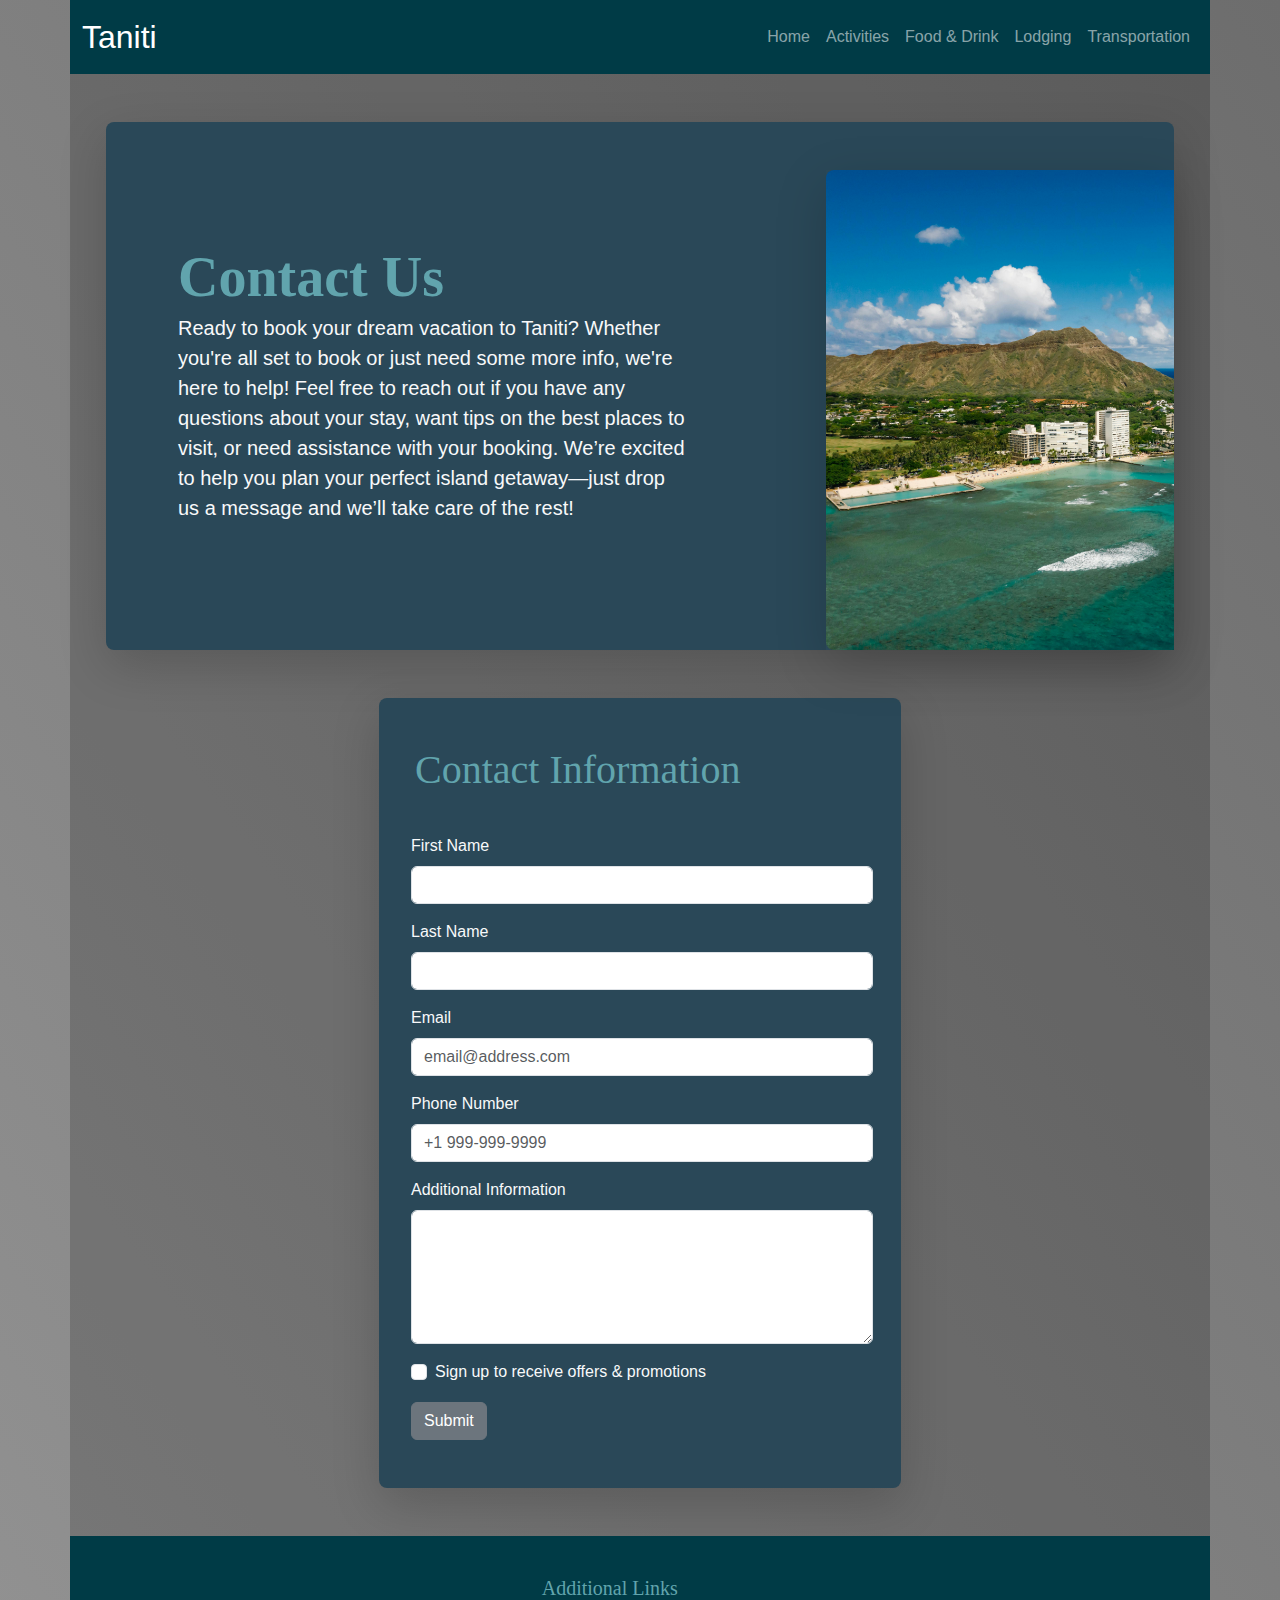
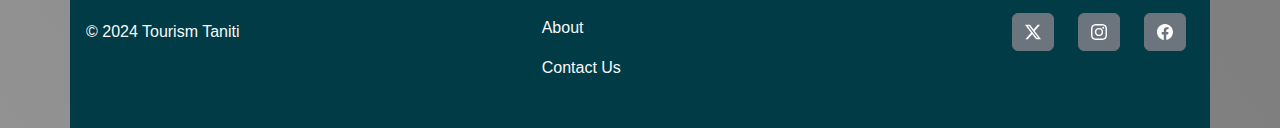
<file: contact.html>
<!DOCTYPE html>
<html lang="en">

<head>
    <meta charset="UTF-8">
    <meta name="viewport" content="width=device-width, initial-scale=1.0">
    <title>Welcome to Taniti</title>
    <link rel="stylesheet" href="styles.css">
    <link href="https://cdn.jsdelivr.net/npm/bootstrap@5.3.3/dist/css/bootstrap.min.css" rel="stylesheet"
        integrity="sha384-QWTKZyjpPEjISv5WaRU9OFeRpok6YctnYmDr5pNlyT2bRjXh0JMhjY6hW+ALEwIH" crossorigin="anonymous">
</head>

<body>
    <div class="container px-0" style="background-color: rgba(0, 0, 0, 0.171)">
        <!-- Navigation -->
        <nav class="navbar navbar-expand-md navbar-dark">
            <div class="container">
                <a class="navbar-brand fs-2" href="./index.html">Taniti</a>
                <button class="navbar-toggler" type="button" data-bs-toggle="collapse" data-bs-target="#navbarCollapse"
                    aria-controls="navbarCollapse" aria-expanded="false" aria-label="Toggle navigation">
                    <span class="navbar-toggler-icon"></span>
                </button>
                <div class="collapse navbar-collapse justify-content-end" id="navbarCollapse">
                    <ul class="navbar-nav">
                        <li class="nav-item">
                            <a class="nav-link" href="./index.html">Home</a>
                        </li>
                        <li class="nav-item">
                            <a class="nav-link" href="./activities.html">Activities</a>
                        </li>
                        <li class="nav-item">
                            <a class="nav-link" href="./food-drink.html">Food & Drink</a>
                        </li>
                        <li class="nav-item">
                            <a class="nav-link" href="./lodging.html">Lodging</a>
                        </li>
                        <li class="nav-item">
                            <a class="nav-link" href="./transportation.html">Transportation</a>
                        </li>
                    </ul>
                </div>
            </div>
        </nav>

        <!-- Main section -->
        <div class="container my-5 px-5">
            <div class="row p-4 pb-0 pe-lg-0 pt-lg-5 text-light align-items-center rounded-3 shadow-lg"
                style="background-color: #2A4858">
                <div class="col-lg-7 p-3 p-lg-5 pt-lg-3">
                    <h1 class="display-4 fw-bold lh-1 hero-header">Contact Us</h1>
                    <p class="lead">Ready to book your dream vacation to Taniti? Whether you're all set to book or just
                        need
                        some more info, we're here to help! Feel free to reach out if you have any questions about your
                        stay, want tips on the best places to visit, or need assistance with your booking. We’re excited
                        to
                        help you plan your perfect island getaway—just drop us a message and we’ll take care of the
                        rest!
                    </p>

                </div>
                <div class="col-lg-4 offset-lg-1 p-0 overflow-hidden shadow-lg">
                    <img class="rounded-lg-3 rounded-3" src="./images/pexels-mikhail-nilov-8319782.jpg"
                        alt="" width="720">
                </div>
            </div>
        </div>

        <!-- Form section -->
        <div class="container my-5 px-5">
            <div class="row p-4 pb-5 pe-lg-1 pt-lg-5 w-50 text-light align-items-center rounded-3 shadow-lg"
                style="background-color: #2A4858; margin-left: auto; margin-right: auto">
                <h1 class="hero-header">Contact Information</h1>
                <form class="row g-3">
                    <div class="col-6 col-sm-12">
                        <label for="inputFirstName" class="form-label">First Name</label>
                        <input type="text" class="form-control" id="inputFirstName" required>
                    </div>
                    <div class="col-12">
                        <label for="inputLastName" class="form-label">Last Name</label>
                        <input type="text" class="form-control" id="inputLastName" required>
                    </div>
                    <div class="col-12">
                        <label for="inputEmail" class="form-label">Email</label>
                        <input type="email" class="form-control" id="inputEmail" placeholder="email@address.com"
                            required>
                    </div>
                    <div class="col-12">
                        <label for="inputPhoneNum" class="form-label">Phone Number</label>
                        <input type="tel" class="form-control" id="inputPhoneNum" placeholder="+1 999-999-9999">
                    </div>
                    <div class="col-12">
                        <label for="inputAdditionalInfo" class="form-label">Additional Information</label>
                        <textarea class="form-control" id="inputAdditionalInfo" rows="5"></textarea>
                    </div>
                    <div class="col-12">
                        <div class="form-check">
                            <input class="form-check-input" type="checkbox" id="gridCheck">
                            <label class="form-check-label" for="gridCheck">
                                Sign up to receive offers & promotions
                            </label>
                        </div>
                    </div>
                    <div class="col-12">
                        <button type="submit" class="btn btn-secondary">Submit</button>
                    </div>
                </form>
            </div>
        </div>

        <!-- Footer -->
        <footer class="footer mt-auto d-flex flex-wrap justify-content-between align-items-center py-3">

            <!-- Copyright/Citation -->
            <div class="d-flex align-items-center mb-3 mb-md-0 px-3 text-light">
                <span>© 2024 Tourism Taniti</span>
            </div>

            <!-- Additional Links column-->
            <div class="ml-auto px-3">
                <div class="col mb-3">
                    <h5 class="hero-header pt-4">Additional Links</h5>
                    <ul class="nav flex-column pt-2">
                        <li class="nav-item mb-3"><a href="./about.html" class="nav-link p-0 text-light">About</a></li>
                    </ul>
                    <ul class="nav flex-column">
                        <li class="nav-item mb-3"><a href="./contact.html" class="nav-link p-0 text-light">Contact
                                Us</a></li>
                    </ul>
                </div>
            </div>

            <!-- Social media icons -->
            <ul class="nav mx-4 my-3 justify-content-center list-unstyled d-flex">

                <!-- X logo -->
                <li class="ms-4">
                    <button type="button" class="btn btn-secondary">
                        <svg xmlns="http://www.w3.org/2000/svg" width="16" height="16" fill="currentColor"
                            class="bi bi-twitter-x" viewBox="0 0 16 16">
                            <path
                                d="M12.6.75h2.454l-5.36 6.142L16 15.25h-4.937l-3.867-5.07-4.425 5.07H.316l5.733-6.57L0 .75h5.063l3.495 4.633L12.601.75Zm-.86 13.028h1.36L4.323 2.145H2.865z">
                            </path>
                        </svg>
                    </button>
                </li>

                <!-- Instagram logo -->
                <li class="ms-4">
                    <button type="button" class="btn btn-secondary">
                        <svg xmlns="http://www.w3.org/2000/svg" width="16" height="16" fill="currentColor"
                            class="bi bi-instagram" viewBox="0 0 16 16">
                            <path
                                d="M8 0C5.829 0 5.556.01 4.703.048 3.85.088 3.269.222 2.76.42a3.9 3.9 0 0 0-1.417.923A3.9 3.9 0 0 0 .42 2.76C.222 3.268.087 3.85.048 4.7.01 5.555 0 5.827 0 8.001c0 2.172.01 2.444.048 3.297.04.852.174 1.433.372 1.942.205.526.478.972.923 1.417.444.445.89.719 1.416.923.51.198 1.09.333 1.942.372C5.555 15.99 5.827 16 8 16s2.444-.01 3.298-.048c.851-.04 1.434-.174 1.943-.372a3.9 3.9 0 0 0 1.416-.923c.445-.445.718-.891.923-1.417.197-.509.332-1.09.372-1.942C15.99 10.445 16 10.173 16 8s-.01-2.445-.048-3.299c-.04-.851-.175-1.433-.372-1.941a3.9 3.9 0 0 0-.923-1.417A3.9 3.9 0 0 0 13.24.42c-.51-.198-1.092-.333-1.943-.372C10.443.01 10.172 0 7.998 0zm-.717 1.442h.718c2.136 0 2.389.007 3.232.046.78.035 1.204.166 1.486.275.373.145.64.319.92.599s.453.546.598.92c.11.281.24.705.275 1.485.039.843.047 1.096.047 3.231s-.008 2.389-.047 3.232c-.035.78-.166 1.203-.275 1.485a2.5 2.5 0 0 1-.599.919c-.28.28-.546.453-.92.598-.28.11-.704.24-1.485.276-.843.038-1.096.047-3.232.047s-2.39-.009-3.233-.047c-.78-.036-1.203-.166-1.485-.276a2.5 2.5 0 0 1-.92-.598 2.5 2.5 0 0 1-.6-.92c-.109-.281-.24-.705-.275-1.485-.038-.843-.046-1.096-.046-3.233s.008-2.388.046-3.231c.036-.78.166-1.204.276-1.486.145-.373.319-.64.599-.92s.546-.453.92-.598c.282-.11.705-.24 1.485-.276.738-.034 1.024-.044 2.515-.045zm4.988 1.328a.96.96 0 1 0 0 1.92.96.96 0 0 0 0-1.92m-4.27 1.122a4.109 4.109 0 1 0 0 8.217 4.109 4.109 0 0 0 0-8.217m0 1.441a2.667 2.667 0 1 1 0 5.334 2.667 2.667 0 0 1 0-5.334">
                            </path>
                        </svg>
                    </button>
                </li>

                <!-- Facebook logo -->
                <li class="ms-4">
                    <button type="button" class="btn btn-secondary">
                        <svg xmlns="http://www.w3.org/2000/svg" width="16" height="16" fill="currentColor"
                            class="bi bi-facebook" viewBox="0 0 16 16">
                            <path
                                d="M16 8.049c0-4.446-3.582-8.05-8-8.05C3.58 0-.002 3.603-.002 8.05c0 4.017 2.926 7.347 6.75 7.951v-5.625h-2.03V8.05H6.75V6.275c0-2.017 1.195-3.131 3.022-3.131.876 0 1.791.157 1.791.157v1.98h-1.009c-.993 0-1.303.621-1.303 1.258v1.51h2.218l-.354 2.326H9.25V16c3.824-.604 6.75-3.934 6.75-7.951">
                            </path>
                        </svg>
                    </button>
                </li>
            </ul>

        </footer>
    </div>

    <script src="https://cdn.jsdelivr.net/npm/bootstrap@5.3.0-alpha1/dist/js/bootstrap.bundle.min.js"></script>
</body>

</html>
</file>
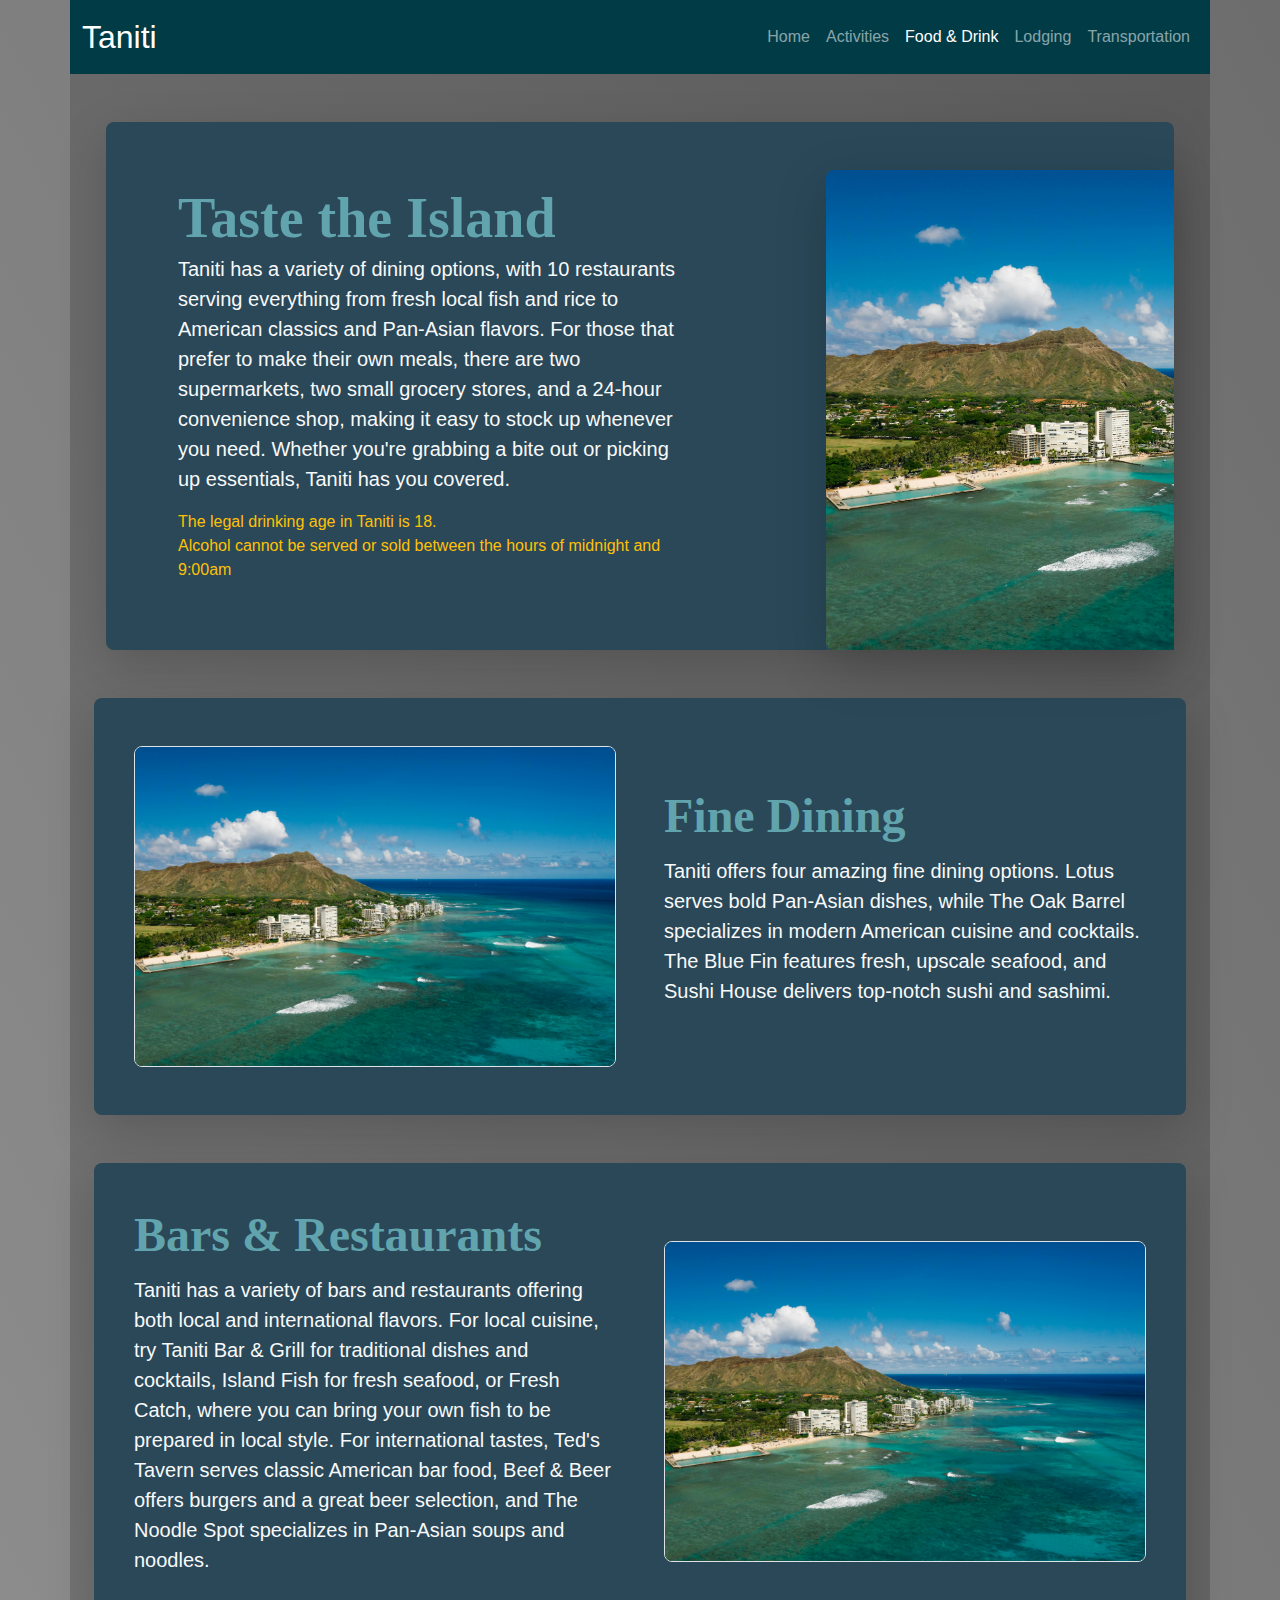
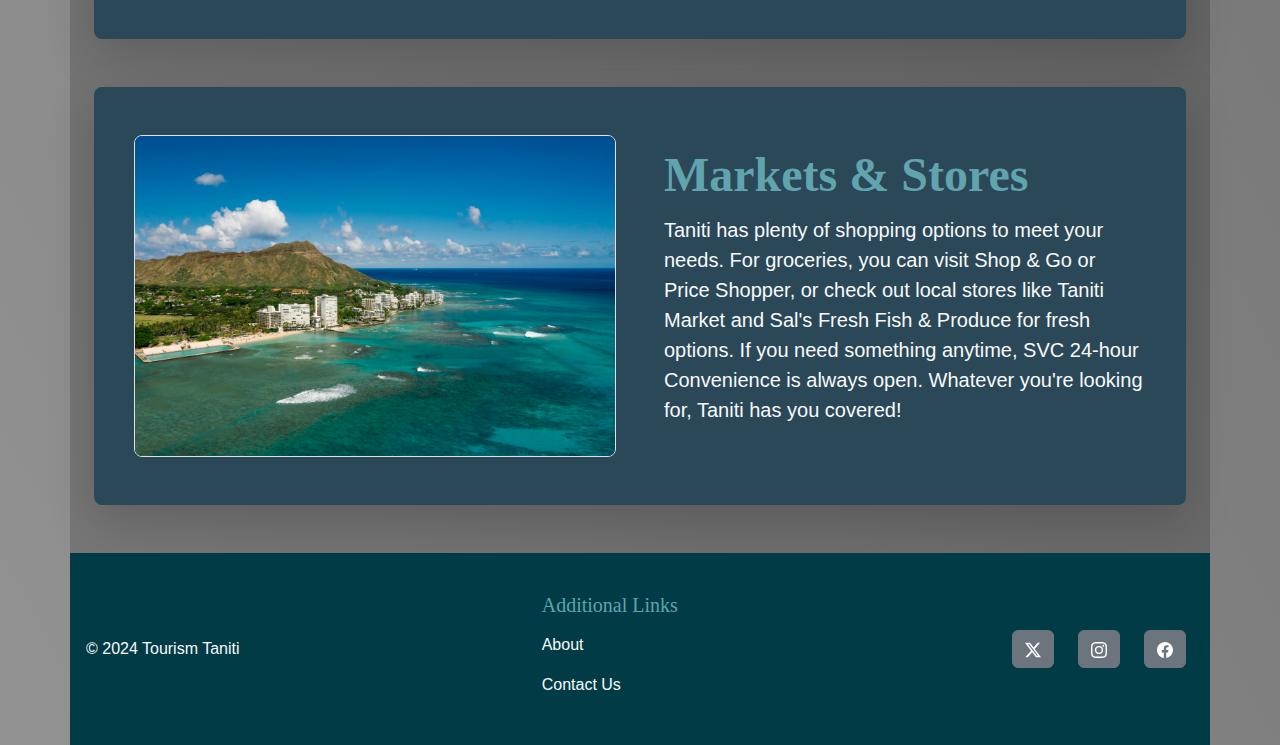
<file: food-drink.html>
<!DOCTYPE html>
<html lang="en">

<head>
    <meta charset="UTF-8">
    <meta name="viewport" content="width=device-width, initial-scale=1.0">
    <title>Welcome to Taniti</title>
    <link rel="stylesheet" href="styles.css">
    <link href="https://cdn.jsdelivr.net/npm/bootstrap@5.3.3/dist/css/bootstrap.min.css" rel="stylesheet"
        integrity="sha384-QWTKZyjpPEjISv5WaRU9OFeRpok6YctnYmDr5pNlyT2bRjXh0JMhjY6hW+ALEwIH" crossorigin="anonymous">
</head>

<body>
    <div class="container px-0" style="background-color: rgba(0, 0, 0, 0.171)">
        <!-- Navigation -->
        <nav class="navbar navbar-expand-md navbar-dark">
            <div class="container">
                <a class="navbar-brand fs-2" href="./index.html">Taniti</a>
                <button class="navbar-toggler" type="button" data-bs-toggle="collapse" data-bs-target="#navbarCollapse"
                    aria-controls="navbarCollapse" aria-expanded="false" aria-label="Toggle navigation">
                    <span class="navbar-toggler-icon"></span>
                </button>
                <div class="collapse navbar-collapse justify-content-end" id="navbarCollapse">
                    <ul class="navbar-nav">
                        <li class="nav-item">
                            <a class="nav-link" href="./index.html">Home</a>
                        </li>
                        <li class="nav-item">
                            <a class="nav-link" href="./activities.html">Activities</a>
                        </li>
                        <li class="nav-item">
                            <a class="nav-link active" aria-current="page" href="./food-drink.html">Food & Drink</a>
                        </li>
                        <li class="nav-item">
                            <a class="nav-link" href="./lodging.html">Lodging</a>
                        </li>
                        <li class="nav-item">
                            <a class="nav-link" href="./transportation.html">Transportation</a>
                        </li>
                    </ul>
                </div>
            </div>
        </nav>

        <!-- Main section -->
        <div class="container my-5 px-5">
            <div class="row p-4 pb-0 pe-lg-0 pt-lg-5 text-light align-items-center rounded-3 shadow-lg"
                style="background-color: #2A4858">
                <div class="col-lg-7 p-3 p-lg-5 pt-lg-3">
                    <h1 class="display-4 fw-bold lh-1 hero-header">Taste the Island</h1>
                    <p class="lead">
                        Taniti has a variety of dining options, with 10 restaurants serving everything from fresh
                        local fish and rice to American classics and Pan-Asian flavors. For those that prefer to make
                        their
                        own meals, there are two supermarkets, two small grocery stores, and a 24-hour convenience shop,
                        making
                        it easy to stock up whenever you need. Whether you're grabbing a bite out or picking up
                        essentials,
                        Taniti has you covered.</p>
                    <p class="text-warning">The legal drinking age in Taniti is 18.</br>Alcohol cannot be served or sold
                        between the hours of midnight and 9:00am</p>
                </div>
                <div class="col-lg-4 offset-lg-1 p-0 overflow-hidden shadow-lg">
                    <img class="rounded-lg-3 rounded-3" src="./images/pexels-mikhail-nilov-8319782.jpg"
                        alt="" width="720">
                </div>
            </div>
        </div>

        <!-- Fine Dining section -->
        <div class="container my-5 px-5 pt-5">
            <div class="row flex-lg-row-reverse align-items-center rounded-3 g-5 px-3 pb-5 text-light shadow-lg"
                style="background-color: #2a4858">
                <div class="col-lg-6">
                    <h1 class="display-5 fw-bold hero-header lh-1 mb-3">
                        Fine Dining
                    </h1>
                    <p class="lead">
                        Taniti offers four amazing fine dining options. Lotus serves bold Pan-Asian dishes, while The
                        Oak Barrel specializes in modern American cuisine and cocktails. The Blue Fin features fresh,
                        upscale seafood, and Sushi House delivers top-notch sushi and sashimi.
                    </p>
                </div>
                <div class="col-10 col-sm-8 col-lg-6 shadow-md">
                    <img src="./images/pexels-mikhail-nilov-8319782.jpg"
                        class="d-block mx-lg-auto img-fluid rounded-3 border" alt="Bootstrap Themes" width="700"
                        height="500" loading="lazy" />
                </div>
            </div>
        </div>

        <!-- Bars & Restaurants section -->
        <div class="container my-5 px-5 pt-5">
            <div class="row flex-lg-row-reverse align-items-center rounded-3 g-5 px-3 pb-5 text-light shadow-lg"
                style="background-color: #2a4858">
                <div class="col-10 col-sm-8 col-lg-6 shadow-md">
                    <img src="./images/pexels-mikhail-nilov-8319782.jpg"
                        class="d-block mx-lg-auto img-fluid rounded-3 border" alt="Bootstrap Themes" width="700"
                        height="500" loading="lazy" />
                </div>
                <div class="col-lg-6">
                    <h1 class="display-5 fw-bold hero-header lh-1 mb-3">
                        Bars & Restaurants
                    </h1>
                    <p class="lead">
                        Taniti has a variety of bars and restaurants offering both local and international flavors. For
                        local cuisine, try Taniti Bar & Grill for traditional dishes and cocktails, Island Fish for
                        fresh seafood, or Fresh Catch, where you can bring your own fish to be prepared in local style.
                        For international tastes, Ted's Tavern serves classic American bar food, Beef & Beer offers
                        burgers and a great beer selection, and The Noodle Spot specializes in Pan-Asian soups and
                        noodles.
                    </p>
                </div>
            </div>
        </div>

        <!-- Markets & Stores section -->
        <div class="container my-5 px-5 pt-5">
            <div class="row flex-lg-row-reverse align-items-center rounded-3 g-5 px-3 pb-5 text-light shadow-lg"
                style="background-color: #2a4858">
                <div class="col-lg-6">
                    <h1 class="display-5 fw-bold hero-header lh-1 mb-3">
                        Markets & Stores
                    </h1>
                    <p class="lead">
                        Taniti has plenty of shopping options to meet your needs. For groceries, you can visit Shop & Go
                        or Price Shopper, or check out local stores like Taniti Market and Sal's Fresh Fish & Produce
                        for fresh options. If you need something anytime, SVC 24-hour Convenience is always open.
                        Whatever you're looking for, Taniti has you covered!
                    </p>
                </div>
                <div class="col-10 col-sm-8 col-lg-6 shadow-md">
                    <img src="./images/pexels-mikhail-nilov-8319782.jpg"
                        class="d-block mx-lg-auto img-fluid rounded-3 border" alt="Bootstrap Themes" width="700"
                        height="500" loading="lazy" />
                </div>

            </div>
        </div>

        <!-- Footer -->
        <footer class="footer mt-auto d-flex flex-wrap justify-content-between align-items-center py-3">

            <!-- Copyright/Citation -->
            <div class="d-flex align-items-center mb-3 mb-md-0 px-3 text-light">
                <span>© 2024 Tourism Taniti</span>
            </div>

            <!-- Additional Links column-->
            <div class="ml-auto px-3">
                <div class="col mb-3">
                    <h5 class="hero-header pt-4">Additional Links</h5>
                    <ul class="nav flex-column pt-2">
                        <li class="nav-item mb-3"><a href="./about.html" class="nav-link p-0 text-light">About</a></li>
                    </ul>
                    <ul class="nav flex-column">
                        <li class="nav-item mb-3"><a href="./contact.html" class="nav-link p-0 text-light">Contact
                                Us</a></li>
                    </ul>
                </div>
            </div>

            <!-- Social media icons -->
            <ul class="nav mx-4 my-3 justify-content-center list-unstyled d-flex">

                <!-- X logo -->
                <li class="ms-4">
                    <button type="button" class="btn btn-secondary">
                        <svg xmlns="http://www.w3.org/2000/svg" width="16" height="16" fill="currentColor"
                            class="bi bi-twitter-x" viewBox="0 0 16 16">
                            <path
                                d="M12.6.75h2.454l-5.36 6.142L16 15.25h-4.937l-3.867-5.07-4.425 5.07H.316l5.733-6.57L0 .75h5.063l3.495 4.633L12.601.75Zm-.86 13.028h1.36L4.323 2.145H2.865z">
                            </path>
                        </svg>
                    </button>
                </li>

                <!-- Instagram logo -->
                <li class="ms-4">
                    <button type="button" class="btn btn-secondary">
                        <svg xmlns="http://www.w3.org/2000/svg" width="16" height="16" fill="currentColor"
                            class="bi bi-instagram" viewBox="0 0 16 16">
                            <path
                                d="M8 0C5.829 0 5.556.01 4.703.048 3.85.088 3.269.222 2.76.42a3.9 3.9 0 0 0-1.417.923A3.9 3.9 0 0 0 .42 2.76C.222 3.268.087 3.85.048 4.7.01 5.555 0 5.827 0 8.001c0 2.172.01 2.444.048 3.297.04.852.174 1.433.372 1.942.205.526.478.972.923 1.417.444.445.89.719 1.416.923.51.198 1.09.333 1.942.372C5.555 15.99 5.827 16 8 16s2.444-.01 3.298-.048c.851-.04 1.434-.174 1.943-.372a3.9 3.9 0 0 0 1.416-.923c.445-.445.718-.891.923-1.417.197-.509.332-1.09.372-1.942C15.99 10.445 16 10.173 16 8s-.01-2.445-.048-3.299c-.04-.851-.175-1.433-.372-1.941a3.9 3.9 0 0 0-.923-1.417A3.9 3.9 0 0 0 13.24.42c-.51-.198-1.092-.333-1.943-.372C10.443.01 10.172 0 7.998 0zm-.717 1.442h.718c2.136 0 2.389.007 3.232.046.78.035 1.204.166 1.486.275.373.145.64.319.92.599s.453.546.598.92c.11.281.24.705.275 1.485.039.843.047 1.096.047 3.231s-.008 2.389-.047 3.232c-.035.78-.166 1.203-.275 1.485a2.5 2.5 0 0 1-.599.919c-.28.28-.546.453-.92.598-.28.11-.704.24-1.485.276-.843.038-1.096.047-3.232.047s-2.39-.009-3.233-.047c-.78-.036-1.203-.166-1.485-.276a2.5 2.5 0 0 1-.92-.598 2.5 2.5 0 0 1-.6-.92c-.109-.281-.24-.705-.275-1.485-.038-.843-.046-1.096-.046-3.233s.008-2.388.046-3.231c.036-.78.166-1.204.276-1.486.145-.373.319-.64.599-.92s.546-.453.92-.598c.282-.11.705-.24 1.485-.276.738-.034 1.024-.044 2.515-.045zm4.988 1.328a.96.96 0 1 0 0 1.92.96.96 0 0 0 0-1.92m-4.27 1.122a4.109 4.109 0 1 0 0 8.217 4.109 4.109 0 0 0 0-8.217m0 1.441a2.667 2.667 0 1 1 0 5.334 2.667 2.667 0 0 1 0-5.334">
                            </path>
                        </svg>
                    </button>
                </li>

                <!-- Facebook logo -->
                <li class="ms-4">
                    <button type="button" class="btn btn-secondary">
                        <svg xmlns="http://www.w3.org/2000/svg" width="16" height="16" fill="currentColor"
                            class="bi bi-facebook" viewBox="0 0 16 16">
                            <path
                                d="M16 8.049c0-4.446-3.582-8.05-8-8.05C3.58 0-.002 3.603-.002 8.05c0 4.017 2.926 7.347 6.75 7.951v-5.625h-2.03V8.05H6.75V6.275c0-2.017 1.195-3.131 3.022-3.131.876 0 1.791.157 1.791.157v1.98h-1.009c-.993 0-1.303.621-1.303 1.258v1.51h2.218l-.354 2.326H9.25V16c3.824-.604 6.75-3.934 6.75-7.951">
                            </path>
                        </svg>
                    </button>
                </li>
            </ul>

        </footer>

    </div>
    <script src="https://cdn.jsdelivr.net/npm/bootstrap@5.3.0-alpha1/dist/js/bootstrap.bundle.min.js"></script>
</body>

</html>
</file>
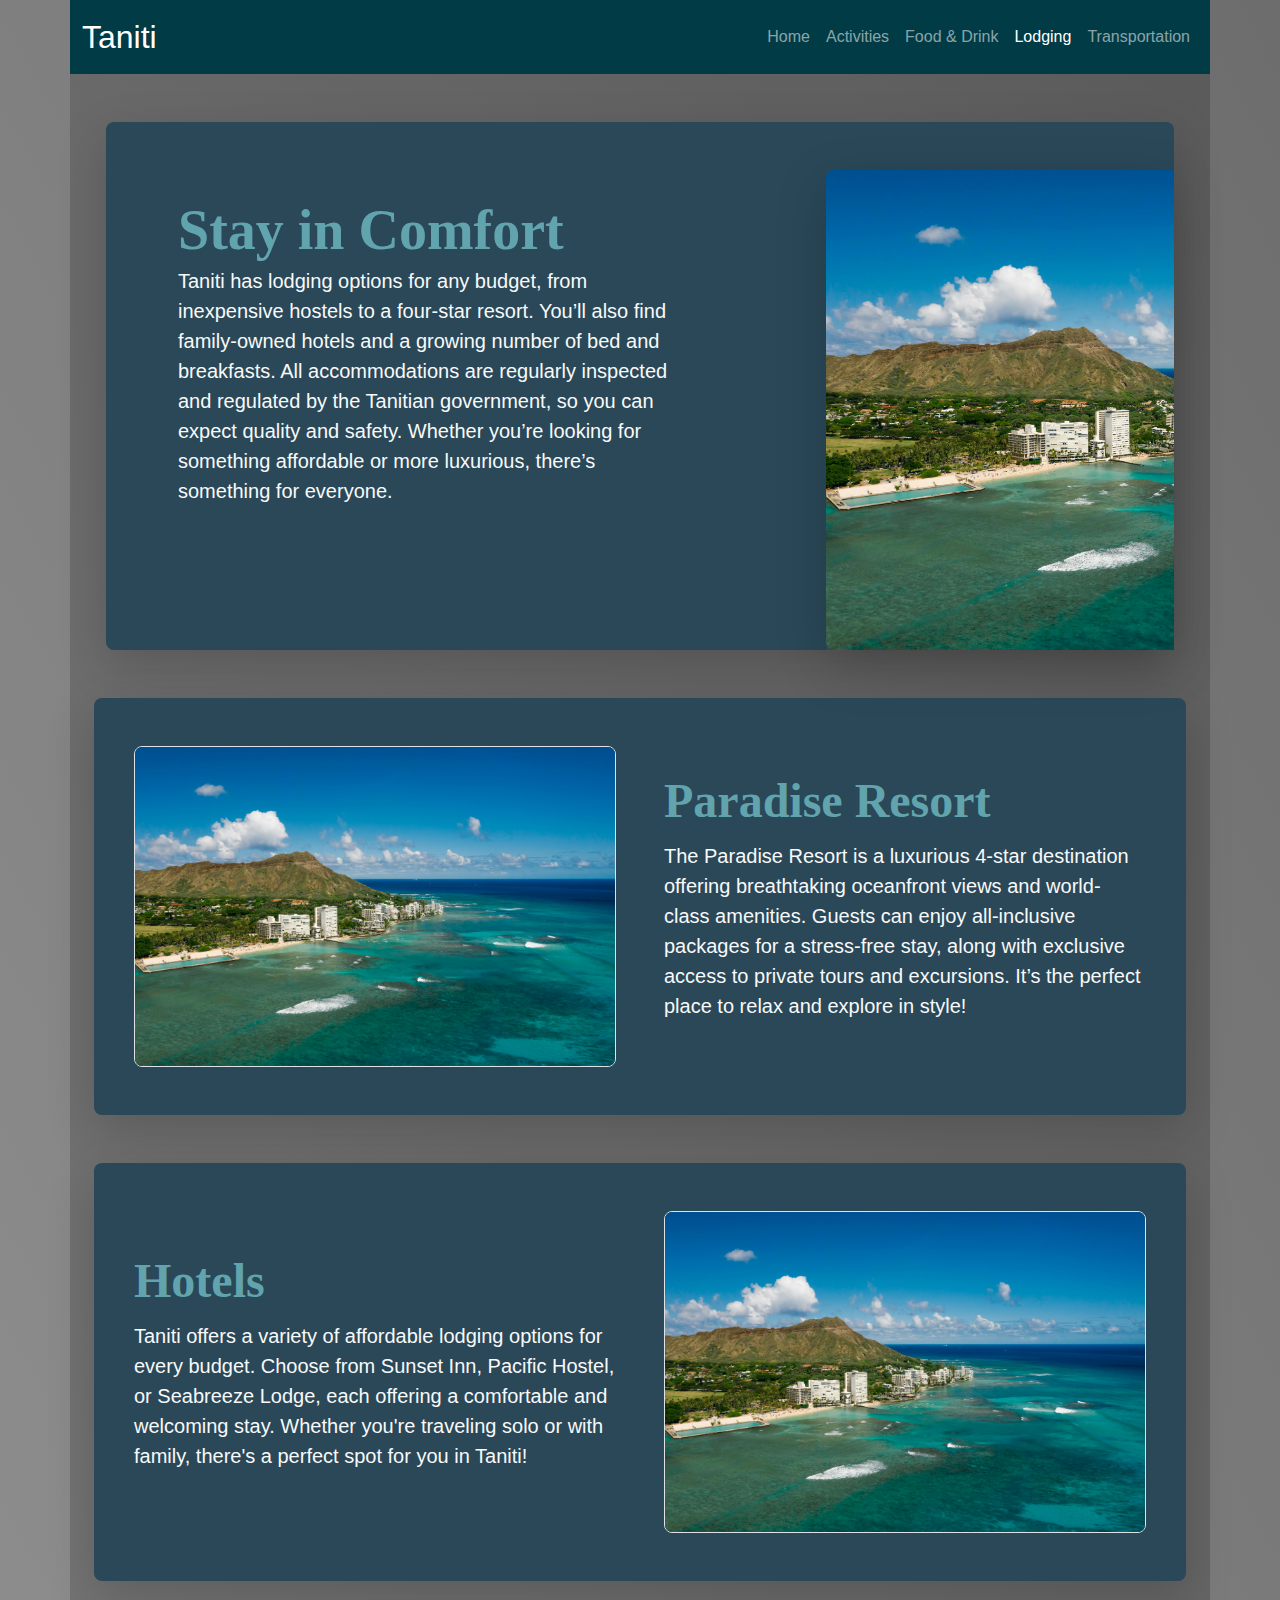
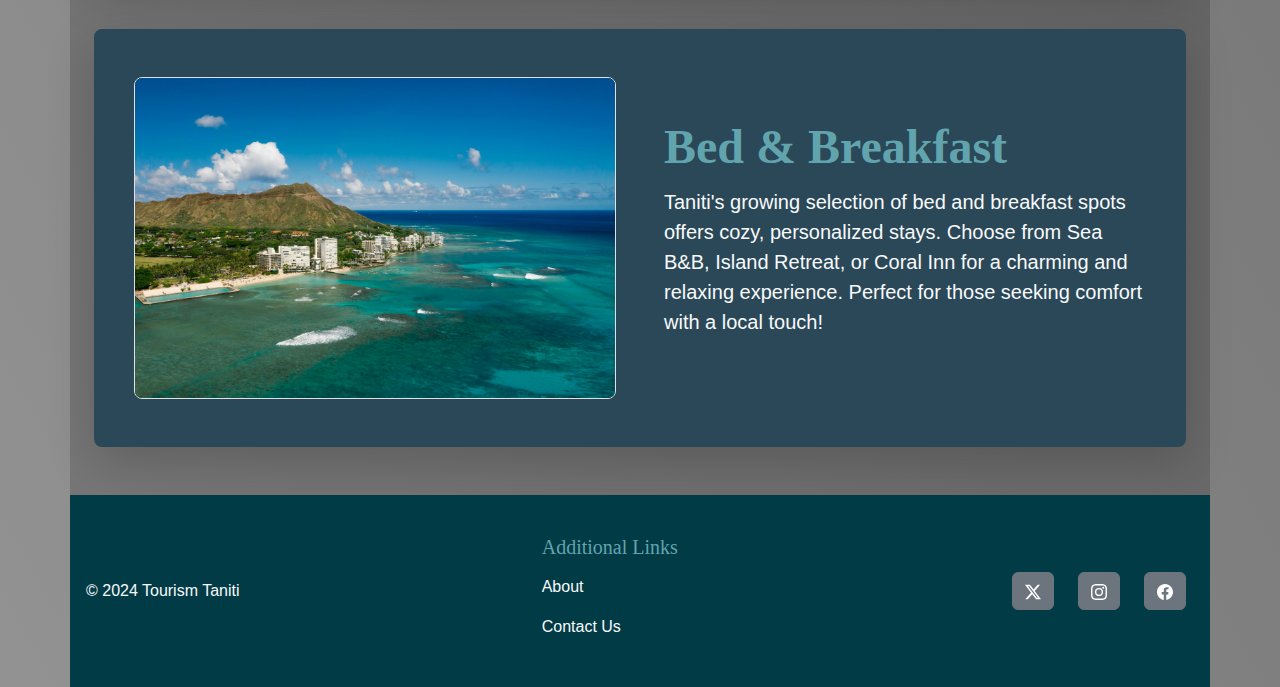
<file: lodging.html>
<!DOCTYPE html>
<html lang="en">

<head>
    <meta charset="UTF-8">
    <meta name="viewport" content="width=device-width, initial-scale=1.0">
    <title>Welcome to Taniti</title>
    <link rel="stylesheet" href="styles.css">
    <link href="https://cdn.jsdelivr.net/npm/bootstrap@5.3.3/dist/css/bootstrap.min.css" rel="stylesheet"
        integrity="sha384-QWTKZyjpPEjISv5WaRU9OFeRpok6YctnYmDr5pNlyT2bRjXh0JMhjY6hW+ALEwIH" crossorigin="anonymous">
</head>

<body>
    <div class="container px-0" style="background-color: rgba(0, 0, 0, 0.171)">
        <!-- Navigation -->
        <nav class="navbar navbar-expand-md navbar-dark">
            <div class="container">
                <a class="navbar-brand fs-2" href="./index.html">Taniti</a>
                <button class="navbar-toggler" type="button" data-bs-toggle="collapse" data-bs-target="#navbarCollapse"
                    aria-controls="navbarCollapse" aria-expanded="false" aria-label="Toggle navigation">
                    <span class="navbar-toggler-icon"></span>
                </button>
                <div class="collapse navbar-collapse justify-content-end" id="navbarCollapse">
                    <ul class="navbar-nav">
                        <li class="nav-item">
                            <a class="nav-link" href="./index.html">Home</a>
                        </li>
                        <li class="nav-item">
                            <a class="nav-link" href="./activities.html">Activities</a>
                        </li>
                        <li class="nav-item">
                            <a class="nav-link" href="./food-drink.html">Food & Drink</a>
                        </li>
                        <li class="nav-item">
                            <a class="nav-link active" aria-current="page" href="./lodging.html">Lodging</a>
                        </li>
                        <li class="nav-item">
                            <a class="nav-link" href="./transportation.html">Transportation</a>
                        </li>
                    </ul>
                </div>
            </div>
        </nav>

        <!-- Main section -->
        <div class="container my-5 px-5">
            <div class="row p-4 pb-0 pe-lg-0 pt-lg-5 text-light align-items-center rounded-3 shadow-lg"
                style="background-color: #2A4858">
                <div class="col-lg-7 p-3 p-lg-5 pt-lg-3">
                    <h1 class="display-4 fw-bold lh-1 hero-header">Stay in Comfort</h1>
                    <p class="lead">Taniti has lodging options for any budget, from inexpensive hostels to a four-star
                        resort.
                        You’ll also find family-owned hotels and a growing number of bed and breakfasts. All
                        accommodations
                        are regularly inspected and regulated by the Tanitian government, so you can expect quality and
                        safety. Whether you’re looking for something affordable or more luxurious, there’s something for
                        everyone.</p>
                    <div class="d-grid gap-2 d-md-flex justify-content-center mb-4 mb-lg-3">
                        <button type="button" class="btn btn-secondary btn-lg px-4 me-md-2 fw-bold invisible"><a
                                class="deco-none text-white" href="./about.html">Learn More</a></button>
                    </div>
                </div>
                <div class="col-lg-4 offset-lg-1 p-0 overflow-hidden shadow-lg">
                    <img class="rounded-lg-3 rounded-3" src="./images/pexels-mikhail-nilov-8319782.jpg"
                        alt="" width="720">
                </div>
            </div>
        </div>

        <!-- Paradise Resort section -->
        <div class="container my-5 px-5 pt-5">
            <div class="row flex-lg-row-reverse align-items-center rounded-3 g-5 px-3 pb-5 text-light shadow-lg"
                style="background-color: #2a4858">
                <div class="col-lg-6">
                    <h1 class="display-5 fw-bold hero-header lh-1 mb-3">
                        Paradise Resort
                    </h1>
                    <p class="lead">
                        The Paradise Resort is a luxurious 4-star destination offering breathtaking oceanfront views and
                        world-class amenities. Guests can enjoy all-inclusive packages for a stress-free stay, along
                        with exclusive access to private tours and excursions. It’s the perfect place to relax and
                        explore in style!
                    </p>
                </div>
                <div class="col-10 col-sm-8 col-lg-6 shadow-md">
                    <img src="./images/pexels-mikhail-nilov-8319782.jpg"
                        class="d-block mx-lg-auto img-fluid rounded-3 border" alt="Bootstrap Themes" width="700"
                        height="500" loading="lazy" />
                </div>
            </div>
        </div>

        <!-- Hotels section -->
        <div class="container my-5 px-5 pt-5">
            <div class="row flex-lg-row-reverse align-items-center rounded-3 g-5 px-3 pb-5 text-light shadow-lg"
                style="background-color: #2a4858">
                <div class="col-10 col-sm-8 col-lg-6 shadow-md">
                    <img src="./images/pexels-mikhail-nilov-8319782.jpg"
                        class="d-block mx-lg-auto img-fluid rounded-3 border" alt="Bootstrap Themes" width="700"
                        height="500" loading="lazy" />
                </div>
                <div class="col-lg-6">
                    <h1 class="display-5 fw-bold hero-header lh-1 mb-3">
                        Hotels
                    </h1>
                    <p class="lead">
                        Taniti offers a variety of affordable lodging options for every budget. Choose from Sunset Inn,
                        Pacific Hostel, or Seabreeze Lodge, each offering a comfortable and welcoming stay. Whether
                        you're traveling solo or with family, there's a perfect spot for you in Taniti!
                    </p>
                </div>
            </div>
        </div>

        <!-- Bed & Breakfast section -->
        <div class="container my-5 px-5 pt-5">
            <div class="row flex-lg-row-reverse align-items-center rounded-3 g-5 px-3 pb-5 text-light shadow-lg"
                style="background-color: #2a4858">
                <div class="col-lg-6">
                    <h1 class="display-5 fw-bold hero-header lh-1 mb-3">
                        Bed & Breakfast
                    </h1>
                    <p class="lead">
                        Taniti's growing selection of bed and breakfast spots offers cozy, personalized stays. Choose
                        from Sea B&B, Island Retreat, or Coral Inn for a charming and relaxing experience. Perfect for
                        those seeking comfort with a local touch!
                    </p>
                </div>
                <div class="col-10 col-sm-8 col-lg-6 shadow-md">
                    <img src="./images/pexels-mikhail-nilov-8319782.jpg"
                        class="d-block mx-lg-auto img-fluid rounded-3 border" alt="Bootstrap Themes" width="700"
                        height="500" loading="lazy" />
                </div>

            </div>
        </div>

        <!-- Footer -->
        <footer class="footer mt-auto d-flex flex-wrap justify-content-between align-items-center py-3">

            <!-- Copyright/Citation -->
            <div class="d-flex align-items-center mb-3 mb-md-0 px-3 text-light">
                <span>© 2024 Tourism Taniti</span>
            </div>

            <!-- Additional Links column-->
            <div class="ml-auto px-3">
                <div class="col mb-3">
                    <h5 class="hero-header pt-4">Additional Links</h5>
                    <ul class="nav flex-column pt-2">
                        <li class="nav-item mb-3"><a href="./about.html" class="nav-link p-0 text-light">About</a></li>
                    </ul>
                    <ul class="nav flex-column">
                        <li class="nav-item mb-3"><a href="./contact.html" class="nav-link p-0 text-light">Contact
                                Us</a></li>
                    </ul>
                </div>
            </div>

            <!-- Social media icons -->
            <ul class="nav mx-4 my-3 justify-content-center list-unstyled d-flex">

                <!-- X logo -->
                <li class="ms-4">
                    <button type="button" class="btn btn-secondary">
                        <svg xmlns="http://www.w3.org/2000/svg" width="16" height="16" fill="currentColor"
                            class="bi bi-twitter-x" viewBox="0 0 16 16">
                            <path
                                d="M12.6.75h2.454l-5.36 6.142L16 15.25h-4.937l-3.867-5.07-4.425 5.07H.316l5.733-6.57L0 .75h5.063l3.495 4.633L12.601.75Zm-.86 13.028h1.36L4.323 2.145H2.865z">
                            </path>
                        </svg>
                    </button>
                </li>

                <!-- Instagram logo -->
                <li class="ms-4">
                    <button type="button" class="btn btn-secondary">
                        <svg xmlns="http://www.w3.org/2000/svg" width="16" height="16" fill="currentColor"
                            class="bi bi-instagram" viewBox="0 0 16 16">
                            <path
                                d="M8 0C5.829 0 5.556.01 4.703.048 3.85.088 3.269.222 2.76.42a3.9 3.9 0 0 0-1.417.923A3.9 3.9 0 0 0 .42 2.76C.222 3.268.087 3.85.048 4.7.01 5.555 0 5.827 0 8.001c0 2.172.01 2.444.048 3.297.04.852.174 1.433.372 1.942.205.526.478.972.923 1.417.444.445.89.719 1.416.923.51.198 1.09.333 1.942.372C5.555 15.99 5.827 16 8 16s2.444-.01 3.298-.048c.851-.04 1.434-.174 1.943-.372a3.9 3.9 0 0 0 1.416-.923c.445-.445.718-.891.923-1.417.197-.509.332-1.09.372-1.942C15.99 10.445 16 10.173 16 8s-.01-2.445-.048-3.299c-.04-.851-.175-1.433-.372-1.941a3.9 3.9 0 0 0-.923-1.417A3.9 3.9 0 0 0 13.24.42c-.51-.198-1.092-.333-1.943-.372C10.443.01 10.172 0 7.998 0zm-.717 1.442h.718c2.136 0 2.389.007 3.232.046.78.035 1.204.166 1.486.275.373.145.64.319.92.599s.453.546.598.92c.11.281.24.705.275 1.485.039.843.047 1.096.047 3.231s-.008 2.389-.047 3.232c-.035.78-.166 1.203-.275 1.485a2.5 2.5 0 0 1-.599.919c-.28.28-.546.453-.92.598-.28.11-.704.24-1.485.276-.843.038-1.096.047-3.232.047s-2.39-.009-3.233-.047c-.78-.036-1.203-.166-1.485-.276a2.5 2.5 0 0 1-.92-.598 2.5 2.5 0 0 1-.6-.92c-.109-.281-.24-.705-.275-1.485-.038-.843-.046-1.096-.046-3.233s.008-2.388.046-3.231c.036-.78.166-1.204.276-1.486.145-.373.319-.64.599-.92s.546-.453.92-.598c.282-.11.705-.24 1.485-.276.738-.034 1.024-.044 2.515-.045zm4.988 1.328a.96.96 0 1 0 0 1.92.96.96 0 0 0 0-1.92m-4.27 1.122a4.109 4.109 0 1 0 0 8.217 4.109 4.109 0 0 0 0-8.217m0 1.441a2.667 2.667 0 1 1 0 5.334 2.667 2.667 0 0 1 0-5.334">
                            </path>
                        </svg>
                    </button>
                </li>

                <!-- Facebook logo -->
                <li class="ms-4">
                    <button type="button" class="btn btn-secondary">
                        <svg xmlns="http://www.w3.org/2000/svg" width="16" height="16" fill="currentColor"
                            class="bi bi-facebook" viewBox="0 0 16 16">
                            <path
                                d="M16 8.049c0-4.446-3.582-8.05-8-8.05C3.58 0-.002 3.603-.002 8.05c0 4.017 2.926 7.347 6.75 7.951v-5.625h-2.03V8.05H6.75V6.275c0-2.017 1.195-3.131 3.022-3.131.876 0 1.791.157 1.791.157v1.98h-1.009c-.993 0-1.303.621-1.303 1.258v1.51h2.218l-.354 2.326H9.25V16c3.824-.604 6.75-3.934 6.75-7.951">
                            </path>
                        </svg>
                    </button>
                </li>
            </ul>

        </footer>
    </div>
    <script src="https://cdn.jsdelivr.net/npm/bootstrap@5.3.0-alpha1/dist/js/bootstrap.bundle.min.js"></script>
</body>

</html>
</file>
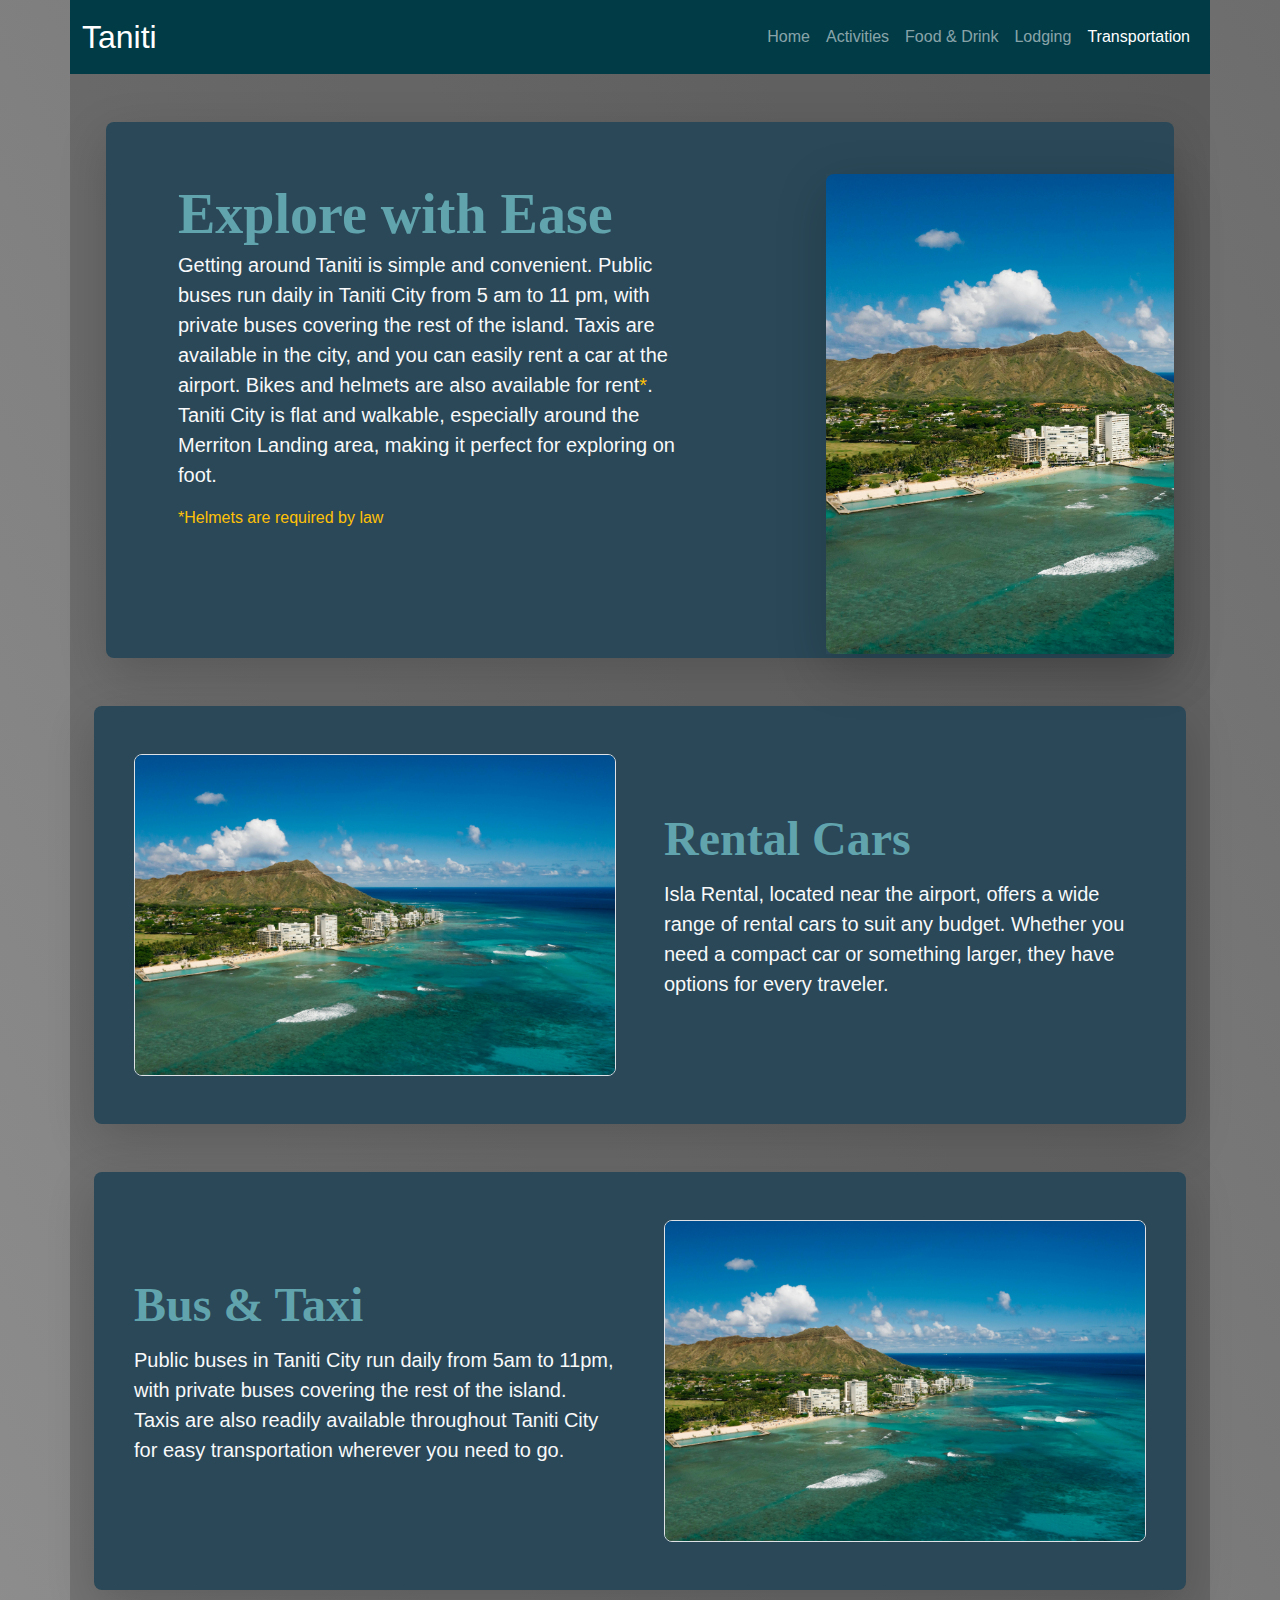
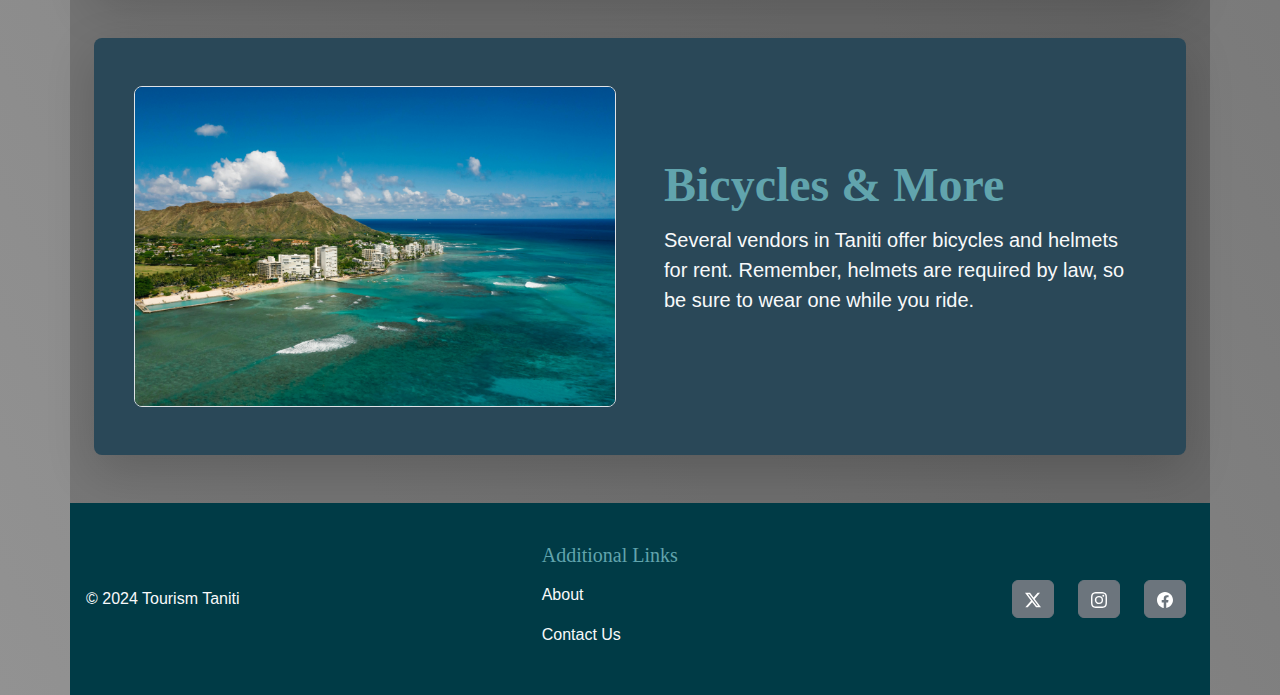
<file: transportation.html>
<!DOCTYPE html>
<html lang="en">

<head>
    <meta charset="UTF-8">
    <meta name="viewport" content="width=device-width, initial-scale=1.0">
    <title>Welcome to Taniti</title>
    <link rel="stylesheet" href="styles.css">
    <link href="https://cdn.jsdelivr.net/npm/bootstrap@5.3.3/dist/css/bootstrap.min.css" rel="stylesheet"
        integrity="sha384-QWTKZyjpPEjISv5WaRU9OFeRpok6YctnYmDr5pNlyT2bRjXh0JMhjY6hW+ALEwIH" crossorigin="anonymous">
</head>

<body>
    <div class="container px-0" style="background-color: rgba(0, 0, 0, 0.171)">
        <!-- Navigation -->
        <nav class="navbar navbar-expand-md navbar-dark">
            <div class="container">
                <a class="navbar-brand fs-2" href="./index.html">Taniti</a>
                <button class="navbar-toggler" type="button" data-bs-toggle="collapse" data-bs-target="#navbarCollapse"
                    aria-controls="navbarCollapse" aria-expanded="false" aria-label="Toggle navigation">
                    <span class="navbar-toggler-icon"></span>
                </button>
                <div class="collapse navbar-collapse justify-content-end" id="navbarCollapse">
                    <ul class="navbar-nav">
                        <li class="nav-item">
                            <a class="nav-link" href="./index.html">Home</a>
                        </li>
                        <li class="nav-item">
                            <a class="nav-link" href="./activities.html">Activities</a>
                        </li>
                        <li class="nav-item">
                            <a class="nav-link" href="./food-drink.html">Food & Drink</a>
                        </li>
                        <li class="nav-item">
                            <a class="nav-link" href="./lodging.html">Lodging</a>
                        </li>
                        <li class="nav-item">
                            <a class="nav-link active" aria-current="page" href="./transportation.html">Transportation</a>
                        </li>
                    </ul>
                </div>
            </div>
        </nav>

        <!-- Main section -->
        <div class="container my-5 px-5">
            <div class="row p-4 pb-0 pe-lg-0 pt-lg-5 text-light align-items-center rounded-3 shadow-lg"
                style="background-color: #2A4858">
                <div class="col-lg-7 p-3 p-lg-5 pt-lg-3">
                    <h1 class="display-4 fw-bold lh-1 hero-header">Explore with Ease</h1>
                    <p class="lead">
                        Getting around Taniti is simple and convenient. Public buses run daily in Taniti City from 5 am
                        to
                        11 pm, with private buses covering the rest of the island. Taxis are available in the city, and
                        you can easily rent a car at the airport. Bikes and helmets are also available for rent<span
                            class="text-warning">*</span>. Taniti City is flat and walkable, especially around the
                        Merriton
                        Landing area, making it perfect for exploring on foot.</p>
                    <p class="text-warning">*Helmets are required by law</p>
                    <div class="d-grid gap-2 d-md-flex justify-content-center mb-4 mb-lg-3">
                        <button type="button" class="btn btn-secondary btn-lg px-4 me-md-2 fw-bold invisible"><a
                                class="deco-none text-white" href="./about.html">Learn More</a></button>
                    </div>
                </div>
                <div class="col-lg-4 offset-lg-1 p-0 overflow-hidden shadow-lg">
                    <img class="rounded-lg-3 rounded-3" src="./images/pexels-mikhail-nilov-8319782.jpg"
                        alt="" width="720">
                </div>
            </div>
        </div>

        <!-- Rental Cars section -->
        <div class="container my-5 px-5 pt-5">
            <div class="row flex-lg-row-reverse align-items-center rounded-3 g-5 px-3 pb-5 text-light shadow-lg"
                style="background-color: #2a4858">
                <div class="col-lg-6">
                    <h1 class="display-5 fw-bold hero-header lh-1 mb-3">
                        Rental Cars
                    </h1>
                    <p class="lead">
                        Isla Rental, located near the airport, offers a wide range of rental cars to suit any budget.
                        Whether you need a compact car or something larger, they have options for every traveler.
                    </p>
                </div>
                <div class="col-10 col-sm-8 col-lg-6 shadow-md">
                    <img src="./images/pexels-mikhail-nilov-8319782.jpg"
                        class="d-block mx-lg-auto img-fluid rounded-3 border" alt="Bootstrap Themes" width="700"
                        height="500" loading="lazy" />
                </div>
            </div>
        </div>

        <!-- Bus & Taxi section -->
        <div class="container my-5 px-5 pt-5">
            <div class="row flex-lg-row-reverse align-items-center rounded-3 g-5 px-3 pb-5 text-light shadow-lg"
                style="background-color: #2a4858">
                <div class="col-10 col-sm-8 col-lg-6 shadow-md">
                    <img src="./images/pexels-mikhail-nilov-8319782.jpg"
                        class="d-block mx-lg-auto img-fluid rounded-3 border" alt="Bootstrap Themes" width="700"
                        height="500" loading="lazy" />
                </div>
                <div class="col-lg-6">
                    <h1 class="display-5 fw-bold hero-header lh-1 mb-3">
                        Bus & Taxi
                    </h1>
                    <p class="lead">
                        Public buses in Taniti City run daily from 5am to 11pm, with private buses covering the rest of
                        the island. Taxis are also readily available throughout Taniti City for easy transportation
                        wherever you need to go.
                    </p>
                </div>
            </div>
        </div>

        <!-- Bicycles & More section -->
        <div class="container my-5 px-5 pt-5">
            <div class="row flex-lg-row-reverse align-items-center rounded-3 g-5 px-3 pb-5 text-light shadow-lg"
                style="background-color: #2a4858">
                <div class="col-lg-6">
                    <h1 class="display-5 fw-bold hero-header lh-1 mb-3">
                        Bicycles & More
                    </h1>
                    <p class="lead">
                        Several vendors in Taniti offer bicycles and helmets for rent. Remember, helmets are required by
                        law, so be sure to wear one while you ride. 
                    </p>
                </div>
                <div class="col-10 col-sm-8 col-lg-6 shadow-md">
                    <img src="./images/pexels-mikhail-nilov-8319782.jpg"
                        class="d-block mx-lg-auto img-fluid rounded-3 border" alt="Bootstrap Themes" width="700"
                        height="500" loading="lazy" />
                </div>

            </div>
        </div>

        <!-- Footer -->
        <footer class="footer mt-auto d-flex flex-wrap justify-content-between align-items-center py-3">

            <!-- Copyright/Citation -->
            <div class="d-flex align-items-center mb-3 mb-md-0 px-3 text-light">
                <span>© 2024 Tourism Taniti</span>
            </div>

            <!-- Additional Links column-->
            <div class="ml-auto px-3">
                <div class="col mb-3">
                    <h5 class="hero-header pt-4">Additional Links</h5>
                    <ul class="nav flex-column pt-2">
                        <li class="nav-item mb-3"><a href="./about.html" class="nav-link p-0 text-light">About</a></li>
                    </ul>
                    <ul class="nav flex-column">
                        <li class="nav-item mb-3"><a href="./contact.html" class="nav-link p-0 text-light">Contact
                                Us</a></li>
                    </ul>
                </div>
            </div>

            <!-- Social media icons -->
            <ul class="nav mx-4 my-3 justify-content-center list-unstyled d-flex">

                <!-- X logo -->
                <li class="ms-4">
                    <button type="button" class="btn btn-secondary">
                        <svg xmlns="http://www.w3.org/2000/svg" width="16" height="16" fill="currentColor"
                            class="bi bi-twitter-x" viewBox="0 0 16 16">
                            <path
                                d="M12.6.75h2.454l-5.36 6.142L16 15.25h-4.937l-3.867-5.07-4.425 5.07H.316l5.733-6.57L0 .75h5.063l3.495 4.633L12.601.75Zm-.86 13.028h1.36L4.323 2.145H2.865z">
                            </path>
                        </svg>
                    </button>
                </li>

                <!-- Instagram logo -->
                <li class="ms-4">
                    <button type="button" class="btn btn-secondary">
                        <svg xmlns="http://www.w3.org/2000/svg" width="16" height="16" fill="currentColor"
                            class="bi bi-instagram" viewBox="0 0 16 16">
                            <path
                                d="M8 0C5.829 0 5.556.01 4.703.048 3.85.088 3.269.222 2.76.42a3.9 3.9 0 0 0-1.417.923A3.9 3.9 0 0 0 .42 2.76C.222 3.268.087 3.85.048 4.7.01 5.555 0 5.827 0 8.001c0 2.172.01 2.444.048 3.297.04.852.174 1.433.372 1.942.205.526.478.972.923 1.417.444.445.89.719 1.416.923.51.198 1.09.333 1.942.372C5.555 15.99 5.827 16 8 16s2.444-.01 3.298-.048c.851-.04 1.434-.174 1.943-.372a3.9 3.9 0 0 0 1.416-.923c.445-.445.718-.891.923-1.417.197-.509.332-1.09.372-1.942C15.99 10.445 16 10.173 16 8s-.01-2.445-.048-3.299c-.04-.851-.175-1.433-.372-1.941a3.9 3.9 0 0 0-.923-1.417A3.9 3.9 0 0 0 13.24.42c-.51-.198-1.092-.333-1.943-.372C10.443.01 10.172 0 7.998 0zm-.717 1.442h.718c2.136 0 2.389.007 3.232.046.78.035 1.204.166 1.486.275.373.145.64.319.92.599s.453.546.598.92c.11.281.24.705.275 1.485.039.843.047 1.096.047 3.231s-.008 2.389-.047 3.232c-.035.78-.166 1.203-.275 1.485a2.5 2.5 0 0 1-.599.919c-.28.28-.546.453-.92.598-.28.11-.704.24-1.485.276-.843.038-1.096.047-3.232.047s-2.39-.009-3.233-.047c-.78-.036-1.203-.166-1.485-.276a2.5 2.5 0 0 1-.92-.598 2.5 2.5 0 0 1-.6-.92c-.109-.281-.24-.705-.275-1.485-.038-.843-.046-1.096-.046-3.233s.008-2.388.046-3.231c.036-.78.166-1.204.276-1.486.145-.373.319-.64.599-.92s.546-.453.92-.598c.282-.11.705-.24 1.485-.276.738-.034 1.024-.044 2.515-.045zm4.988 1.328a.96.96 0 1 0 0 1.92.96.96 0 0 0 0-1.92m-4.27 1.122a4.109 4.109 0 1 0 0 8.217 4.109 4.109 0 0 0 0-8.217m0 1.441a2.667 2.667 0 1 1 0 5.334 2.667 2.667 0 0 1 0-5.334">
                            </path>
                        </svg>
                    </button>
                </li>

                <!-- Facebook logo -->
                <li class="ms-4">
                    <button type="button" class="btn btn-secondary">
                        <svg xmlns="http://www.w3.org/2000/svg" width="16" height="16" fill="currentColor"
                            class="bi bi-facebook" viewBox="0 0 16 16">
                            <path
                                d="M16 8.049c0-4.446-3.582-8.05-8-8.05C3.58 0-.002 3.603-.002 8.05c0 4.017 2.926 7.347 6.75 7.951v-5.625h-2.03V8.05H6.75V6.275c0-2.017 1.195-3.131 3.022-3.131.876 0 1.791.157 1.791.157v1.98h-1.009c-.993 0-1.303.621-1.303 1.258v1.51h2.218l-.354 2.326H9.25V16c3.824-.604 6.75-3.934 6.75-7.951">
                            </path>
                        </svg>
                    </button>
                </li>
            </ul>

        </footer>
    </div>

    <script src="https://cdn.jsdelivr.net/npm/bootstrap@5.3.0-alpha1/dist/js/bootstrap.bundle.min.js"></script>
</body>

</html>
</file>
<file: styles.css>
.navbar,
footer {
    background-color: #003B46;
}

.deco-none {
    text-decoration: none;
}

.hero-img-header {
    font-family: 'Garamond', Times, serif
}

.hero-image {
    background-image: url(./images/pexels-mikhail-nilov-8319782.jpg);
    background-position: center;
    background-size: cover;
    background-repeat: no-repeat;
    position: relative;
    width: 100%;
    height: 965px;
}

.overlay {
    height: 100%;
    background: #00000057;
    color: white;
    text-shadow: 0px 3px 10px black;
    display: flex;
    align-items: center;
    justify-content: center;
}

.hero-header {
    color: #61A4AD;
    font-family: 'Garamond', Times, serif
}

.lol-header {
    font-family: 'Garamond', Times, serif;
    color: #8be2ff;
    text-shadow: -1px -1px 12px #000, 1px -1px 12px #000, -1px 1px 12px #000, 1px 1px 12px #000;
}

.card-img-pos {
    background-position: center;
    background-size: cover;
    background-repeat: no-repeat;
}

.card:hover {
    transform: scale(110%);
}

.modal {
    font-size: large;
}

.accordion {
    width: 75%;
    margin: 0 auto;
}

.accordion-button.collapsed {
    background: #61A4AD;
    color: white;
}

.accordion-body {
    background: #2A4858;
    color: white;
}

#myCarousel .carousel-item img {
    object-fit: cover;
    object-position: center;
    height: 50vh;
    overflow: hidden;
}

.carousel-caption>p {
    text-shadow: 0px 0px 5px #000;
    font-size: 1.25rem;

}

* {
    font-family: 'Poppins', sans-serif;
}

html,
body {
    background: linear-gradient(to top right, rgb(146, 146, 146), rgb(109, 109, 109));
    background-repeat: no-repeat;
}
</file>
